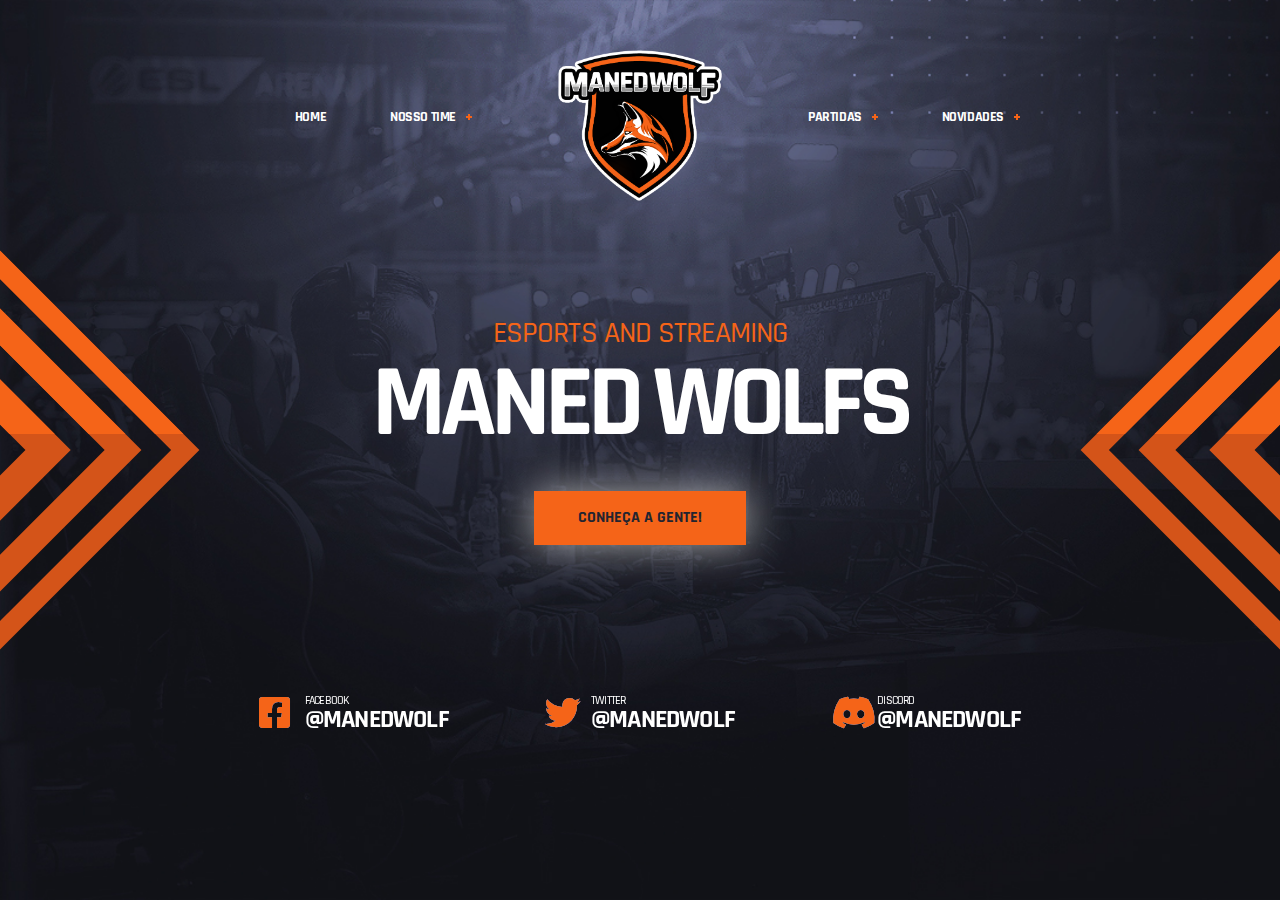
<file: index.html>
<!DOCTYPE html>
<html lang="zxx">
<head>

	<!-- Basic Page Needs 
	================================================== -->
	<title>Maned Wolfs - eSports Team</title>
	<meta charset="utf-8">
	<meta http-equiv="X-UA-Compatible" content="IE=edge">
	<meta name="description" content="eSports Team">
	<meta name="author" content="Nathan Quadros">

	<!-- Favicons
	================================================== -->
	<link rel="shortcut icon" href="assets/img/favicons/favicon.png">
	<link rel="apple-touch-icon" sizes="120x120" href="assets/img/favicons/favicon-120.png">
	<link rel="apple-touch-icon" sizes="152x152" href="assets/img/favicons/favicon-152.png">

	<!-- Mobile Specific Metas
	================================================== -->
	<meta name="viewport" content="width=device-width,initial-scale=1.0">

	<!-- Google Web Fonts
	================================================== -->
	<link href="https://fonts.googleapis.com/css?family=Rajdhani:300,400,500,600,700" rel="stylesheet">

	<!-- CSS
	================================================== -->
	<!-- Vendor CSS -->
	<link href="assets/vendor/magnific-popup/css/magnific-popup.css" rel="stylesheet">
	<link href="assets/vendor/slick/css/slick.css" rel="stylesheet">
	<link href="assets/vendor/nanoscroller/css/nanoscroller.css" rel="stylesheet">
	<link href="assets/vendor/fontawesome/css/brands.css" rel="stylesheet">

	<!-- Template CSS-->
	<link href="assets/css/style.css" rel="stylesheet">

	<!-- Custom CSS-->
	<link href="assets/css/custom.css" rel="stylesheet">

</head>

<body class="site-layout--landing preloader-is--active bg-image bg-fixed bg--texture-05">

	<div class="site-wrapper">

		<!-- Header
		================================================== -->
		<header id="header" class="site-header site-header--landing">
		
			<!-- Main Navigation Left -->
			<nav class="main-nav">
				<ul class="main-nav__list">
					<li class="">
						<a href="home.html">Home</a></li>
					<li class="">
						<a href="#">Nosso time</a>
						<ul class="main-nav__sub">
							<li class="">
								<a href="team-selection.html">Nossas lines</a>
								<ul class="main-nav__sub main-nav__sub--dropup">
									<li class=""><a href="assets/time/line/TeamLeagueOfLegends.html">League of legends</a></li>
									<li class=""><a href="assets/time/line/TeamValorant.html">Valorant</a></li>
									<li class=""><a href="assets/time/line/TeamCsGo.html">CS:GO</a></li>
									<li class=""><a href="assets/time/line/CommingSoon.html">Em Breve!!!</a></li>
								</ul>
							</li>
							<li class="">
								<a href="streamers.html">Nossos streamers</a>
								<ul class="main-nav__sub main-nav__sub--dropup">
									<!--<li class=""><a href="team-selection-1.html">streamer 1</a></li>-->
								</ul>
							</li>
							<li class="">
								<a href="staff.html">Nossa staff</a>
							</li>
						</ul>
					</li>
				</ul>
			</nav>
			<!-- Main Navigation Left / End -->
		
			<!-- Logo - Image Based -->
			<div class="header-logo header-logo--img">
				<a href="index.html"><img src="assets/img/logo.png" srcset="assets/img/logo@2x.png 2x" alt="ManedWolf"></a>
			</div>
			<!-- Logo - Image Based / End -->
		
			<!-- Main Navigation Right -->
			<nav class="main-nav">
				<ul class="main-nav__list">
					<li class=""><a href="#">Partidas</a>
						<ul class="main-nav__sub">
						</ul>
					</li>
					<li class=""><a href="#">Novidades</a>
						<ul class="main-nav__sub">
						</ul>
					</li>
				</ul>
			</nav>
			<!-- Main Navigation Right / End -->
		</header>
		<!-- Header / End -->

		<!-- Content
		================================================== -->
		<main class="site-content text-center" id="wrapper">
			
			<div class="site-content__center">
				<h1 class="text-white landing-title"><span class="subtitle landing-subtitle">Esports and Streaming</span>Maned Wolfs</h1>
				<a href="home.html" class="btn btn-primary btn-lg btn--landing"><span>Conheça a gente!</span></a>
			</div>
		</main>

		<!-- Footer
		================================================== -->
		<footer id="footer" class="footer text-center">
			<ul class="social-menu social-menu--landing social-menu--landing-glitch">
				<li>
					<a href="https://www.facebook.com/groups/manedwolf" target="_blank">
						<i class="fab fa-facebook-square"></i>
						<span class="link-subtitle">Facebook</span>@manedWolf
					</a>
				</li>
				<li>
					<a href="https://twitter.com/ManedWolf12" target="_blank">
						<i class="fab fa-twitter"></i>
						<span class="link-subtitle">Twitter</span>@manedWolf
					</a>
				</li>
				<li>
					<a href="https://discord.gg/PFuGeNPNM6" target="_blank">
						<i class="fab fa-discord"></i>
						<span class="link-subtitle">Discord</span>@manedWolf
					</a>
				</li>
			</ul>
		</footer>
		<!-- Footer / End -->

		<div class="landing-detail landing-detail--left">
			<span>&nbsp;</span>
			<span>&nbsp;</span>
			<span>&nbsp;</span>
		</div>
		<div class="landing-detail-cover landing-detail-cover--left">
			<span>&nbsp;</span>
			<span>&nbsp;</span>
			<span>&nbsp;</span>
		</div>
		<div class="landing-detail landing-detail--right">
			<span>&nbsp;</span>
			<span>&nbsp;</span>
			<span>&nbsp;</span>
		</div>
		<div class="landing-detail-cover landing-detail-cover--right">
			<span>&nbsp;</span>
			<span>&nbsp;</span>
			<span>&nbsp;</span>
		</div>
		<!-- Overlay -->
		<div class="site-overlay"></div>
		<!-- Overlay / End -->
	</div>

	<div class="preloader-overlay">
		<div id="js-preloader" class="preloader">
			<div class="preloader-inner fadeInUp">
				<div class="pong-loader"></div>
				<svg xmlns:xlink="http://www.w3.org/1999/xlink" xmlns="http://www.w3.org/2000/svg" role="img" class="df-icon df-icon--bag" width="140"  height="186" ><defs><symbol id="preloader-arcade" viewBox="0 0 140 186">
					<title>Preloader Arcade</title>
					<g>
						<circle cx="122" cy="20" r="2"></circle>
						<circle cx="122" cy="14" r="2"></circle>
						<circle cx="12" cy="20" r="2"></circle>
						<circle cx="128" cy="20" r="2"></circle>
						<circle cx="18" cy="14" r="2"></circle>
						<circle cx="12" cy="14" r="2"></circle>
						<circle cx="18" cy="20" r="2"></circle>
						<circle cx="128" cy="14" r="2"></circle>
						<path d="M130.071,44l7.267-10.247C138.886,33.201,140,31.737,140,30V4c0-2.209-1.791-4-4-4H4C1.791,0,0,1.791,0,4v26c0,1.737,1.114,3.201,2.662,3.753L9.929,44H10v82L0,149v7c0,1.737,1.114,3.201,2.662,3.754L9.929,170H10v16h4v-16h112v16h4v-16h0.071l7.267-10.246c1.548-0.553,2.662-2.017,2.662-3.754v-7l-10-23V44H130.071z M4,4h132v26H4V4z M7.741,34H132.26l-4.256,6H11.996L7.741,34z M128.004,166H126H14h-2.004l-4.255-6H132.26L128.004,166z M136,149.832V156H4v-6.168L12.623,130h5.893c1.02,2.879,3.463,5.083,6.485,5.77V146h4v-10.23c3.022-0.687,5.465-2.891,6.485-5.77h91.892L136,149.832z M22,127c0-2.762,2.238-5,5-5s5,2.238,5,5s-2.238,5-5,5S22,129.762,22,127z M126,126H35.941c-0.498-4.5-4.309-8-8.941-8s-8.443,3.5-8.941,8H14V44h112V126z"></path>
						<path d="M85,146H75c-1.104,0-2,0.896-2,2s0.896,2,2,2h10c1.104,0,2-0.896,2-2S86.104,146,85,146z"></path>
						<path d="M65,146H55c-1.104,0-2,0.896-2,2s0.896,2,2,2h10c1.104,0,2-0.896,2-2S66.104,146,65,146z"></path>
						<path d="M125.959,138.338c0.025-0.111,0.041-0.224,0.041-0.338c0-1.657-2.687-3-6-3s-6,1.343-6,3c0,0.114,0.016,0.227,0.041,0.338C112.775,139.046,112,139.977,112,141c0,2.209,3.582,4,8,4s8-1.791,8-4C128,139.977,127.225,139.046,125.959,138.338z M120,143c-3.872,0-6-1.502-6-2c0-0.232,0.48-0.681,1.365-1.096c1.1,0.669,2.768,1.096,4.635,1.096s3.535-0.427,4.635-1.096C125.52,140.319,126,140.768,126,141C126,141.498,123.872,143,120,143z"></path>
						<path d="M109.959,144.338c0.025-0.111,0.041-0.224,0.041-0.338c0-1.657-2.687-3-6-3s-6,1.343-6,3c0,0.114,0.016,0.227,0.041,0.338C96.775,145.046,96,145.977,96,147c0,2.209,3.582,4,8,4s8-1.791,8-4C112,145.977,111.225,145.046,109.959,144.338z M104,149c-3.872,0-6-1.502-6-2c0-0.232,0.48-0.681,1.365-1.096c1.1,0.669,2.768,1.096,4.635,1.096s3.535-0.427,4.635-1.096C109.52,146.319,110,146.768,110,147C110,147.498,107.872,149,104,149z"></path>
						<path d="M42,118h56c11.046,0,20-8.954,20-20V72c0-11.046-8.954-20-20-20H42c-11.046,0-20,8.954-20,20v26C22,109.046,30.954,118,42,118z M26,72c0-8.822,7.178-16,16-16h56c8.822,0,16,7.178,16,16v26c0,8.822-7.178,16-16,16H42c-8.822,0-16-7.178-16-16V72z"></path>
					</g>
				</symbol></defs>
				<use xlink:href="#preloader-arcade" fill="#f1f1f1" stroke-width="2px"></use>
			</svg>
			</div>
		</div>
	</div>

	<!-- The cursor elements -->
	<div class="df-custom-cursor-wrap">
		<div id="df-custom-cursor"></div>
	</div>

	<!-- Javascript Files
	================================================== -->
	<!-- Core JS -->
	<script src="assets/vendor/jquery/jquery.min.js"></script>
	<script src="assets/vendor/jquery/jquery-migrate.min.js"></script>
	<script src="assets/vendor/bootstrap/js/bootstrap.bundle.min.js"></script>
	<script src="assets/js/core.js"></script>
	<!-- Vendor JS -->
	
	<!-- Template JS -->
	<script src="assets/js/init.js"></script>
	<script src="assets/js/custom.js"></script>
	
	<!-- Duotone SVG color filter -->
	<svg xmlns="http://www.w3.org/2000/svg" class="svg-filters">
		<filter id="duotone_base">
			<feColorMatrix type="matrix" result="grayscale"
				values="1 0 0 0 0
								1 0 0 0 0
								1 0 0 0 0
								0 0 0 1 0" />
			<feComponentTransfer color-interpolation-filters="sRGB" result="duotone_base_filter">
				<feFuncR type="table" tableValues="0.082352941176471 0.419607843137255"></feFuncR>
				<feFuncG type="table" tableValues="0.090196078431373 0.443137254901961"></feFuncG>
				<feFuncB type="table" tableValues="0.125490196078431 0.6"></feFuncB>
				<feFuncA type="table" tableValues="0 1"></feFuncA>
			</feComponentTransfer>
		</filter>
	</svg>

</body>

</html>
</file>
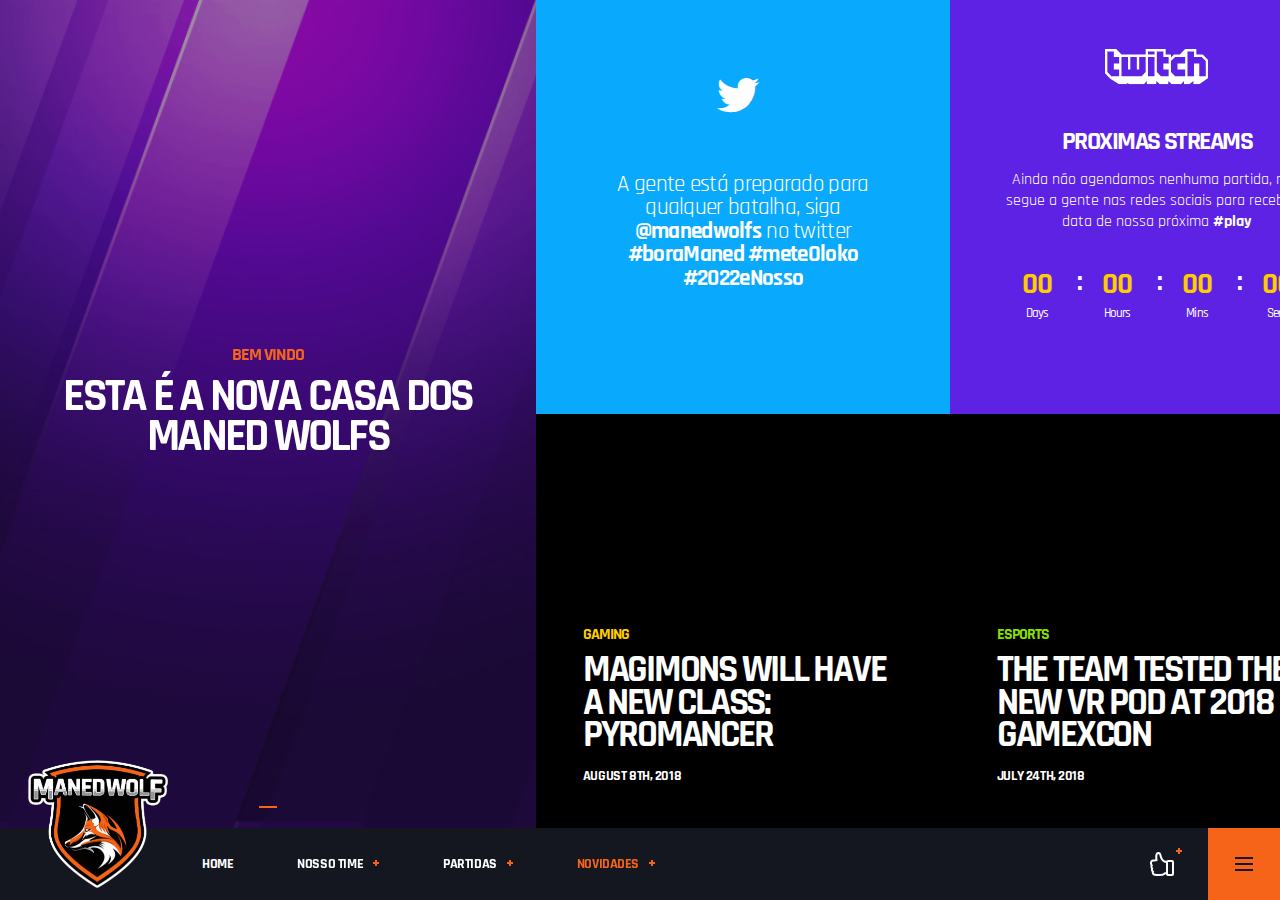
<file: home.html>
<!DOCTYPE html>
<html lang="zxx">
<head>

	<!-- Basic Page Needs 
	================================================== -->
	<title>Maned Wolfs - eSports Team</title>
	<meta charset="utf-8">
	<meta http-equiv="X-UA-Compatible" content="IE=edge">
	<meta name="description" content="eSports Team">
	<meta name="author" content="Nathan Quadros">

	<!-- Favicons
	================================================== -->
	<link rel="shortcut icon" href="assets/img/favicons/favicon.png">
	<link rel="apple-touch-icon" sizes="120x120" href="assets/img/favicons/favicon-120.png">
	<link rel="apple-touch-icon" sizes="152x152" href="assets/img/favicons/favicon-152.png">

	<!-- Mobile Specific Metas
	================================================== -->
	<meta name="viewport" content="width=device-width,initial-scale=1.0">

	<!-- Google Web Fonts
	================================================== -->
	<link href="https://fonts.googleapis.com/css?family=Rajdhani:300,400,500,600,700" rel="stylesheet">

	<!-- CSS
	================================================== -->
	<!-- Vendor CSS -->
	<link href="assets/vendor/magnific-popup/css/magnific-popup.css" rel="stylesheet">
	<link href="assets/vendor/slick/css/slick.css" rel="stylesheet">
	<link href="assets/vendor/nanoscroller/css/nanoscroller.css" rel="stylesheet">
	<link href="assets/vendor/fontawesome/css/brands.css" rel="stylesheet">

	<!-- Template CSS-->
	<link href="assets/css/style.css" rel="stylesheet">

	<!-- Custom CSS-->
	<link href="assets/css/custom.css" rel="stylesheet">

</head>

<body class="site-layout--horizontal preloader-is--active">

	<div class="site-wrapper">

		<!-- Header
		================================================== -->
		<header id="header" class="site-header site-header--bottom">
		
			<!-- Logo - Image Based -->
			<div class="header-logo header-logo--img">
				<a href="index.html"><img src="assets/img/logo.png" srcset="assets/img/logo@2x.png 2x" alt="Maned wolf"></a>
			</div>
			<!-- Logo - Image Based / End -->
		
			<!-- Main Navigation -->
			<nav class="main-nav">
				<ul class="main-nav__list">
					<li class=""><a href="home.html">Home</a></li>
					<li class="">
						<a href="#">Nosso Time</a>
						<ul class="main-nav__sub">
							<li class="">
								<a href="team-selection.html">Nossas lines</a>
								<ul class="main-nav__sub main-nav__sub--dropup">
									<li class=""><a href="assets/time/line/TeamLeagueOfLegends.html">League of legends</a></li>
									<li class=""><a href="assets/time/line/TeamValorant.html">Valorant</a></li>
									<li class=""><a href="assets/time/line/TeamCsGo.html">CS:GO</a></li>
									<li class=""><a href="assets/time/line/CommingSoon.html">Em Breve!!!</a></li>
								</ul>
							</li>
							<li class="">
								<a href="streamers.html">Nossos streamers</a>
								<ul class="main-nav__sub main-nav__sub--dropup">
									<!--<li class=""><a href="team-selection-1.html">streamer 1</a></li>-->
								</ul>
							</li>
							<li class="">
								<a href="staff.html">Nossa staff</a>
							</li>
						</ul>
					</li>
					<li class=""><a href="#">Partidas</a>
						<ul class="main-nav__sub">
						</ul>
					</li>
					<li class="active"><a href="#">Novidades</a>
						<ul class="main-nav__sub">
						</ul>
					</li>
				</ul>
			</nav>
			<!-- Main Navigation / End -->
		
			<!-- Header Actions -->
			<div class="header-actions">
				<div class="header-social-toggle d-none d-md-block">

					<svg xmlns:xlink="http://www.w3.org/1999/xlink" xmlns="http://www.w3.org/2000/svg" role="img" class="df-icon df-icon--thumb-up" width="30"  height="30" >
						<defs>
							<symbol id="thumb-up" viewBox="0 0 24 24">
								<title>Thumb Up Icon</title>
								<path d="M22,10l0.001,12h-4V10H22 M22.001,8h-4c-1.104,0-2,0.896-2,2v12c0,1.104,0.896,2,2,2h4C23.104,24,24,23.104,24,22V10C24,8.896,23.104,8,22.001,8L22.001,8z"></path>
								<path d="M8.411,2.004c0.009,0,0.018,0,0.025,0c0.799,0.018,0.884,0.9,1.021,1.473c0.139,0.573,0.895,3.56,2.202,5.12c1.309,1.561,2.904,2.245,4.34,2.42v9.329c0,0-1.691,0.07-2.361,0.701c-0.67,0.633-2.074,0.947-3.701,0.947c-1.628,0-3.352,0-3.352,0s-0.043,0.002-0.117,0.002c-0.529,0-2.691-0.08-2.691-1.404c0,0-0.111-0.982,0.606-1.123c0,0-1.436-0.297-1.436-1.963c0,0-0.081-1.018,0.67-1.334c0,0-1.181-0.139-1.181-1.717c0,0,0.016-1.211,0.701-1.544c0,0-1.148-0.14-1.148-1.718S2.756,9.65,3.267,9.615s4.328-0.69,4.328-0.69s-0.434-2.887-0.307-4.5C7.415,2.828,7.636,2.004,8.411,2.004 M8.411,0.004L8.411,0.004c-2.778,0-3.024,3.097-3.116,4.262C5.225,5.153,5.291,6.3,5.383,7.269C4.271,7.453,3.337,7.6,3.116,7.621L3.069,7.623c-1.957,0.119-3.079,1.42-3.079,3.57c0,0.902,0.234,1.622,0.589,2.178c-0.121,0.49-0.139,0.9-0.142,1.059c0,0.904,0.233,1.627,0.588,2.186c-0.069,0.324-0.094,0.652-0.077,0.963c0.015,1.014,0.347,1.842,0.841,2.471c-0.024,0.221-0.028,0.443-0.01,0.662c0.061,1.543,1.313,3.285,4.689,3.285c0.064,0,0.113,0,0.146-0.002h3.322c1.566,0,3.694-0.25,5.008-1.432c0.217-0.102,0.796-0.203,1.138-0.219L18,22.266v-1.92v-9.329V9.246l-1.758-0.214c-0.817-0.1-2.009-0.479-3.05-1.72c-0.777-0.928-1.45-2.899-1.79-4.305l-0.037-0.165C10.868,0.539,9.522,0.028,8.48,0.005l-0.022,0L8.411,0.004L8.411,0.004z"></path>
							</symbol>
						</defs>
						<use xlink:href="#thumb-up" fill="#FFFFFF" stroke-width="2px"></use>
					</svg>

					<span class="header-social-toggle__plus">&nbsp;</span>
					<ul class="social-menu social-menu--header">
						<li><a href="https://discord.gg/PFuGeNPNM6"><span class="link-subtitle">Discord</span>Maned Wolf</a></li>
						<li><a href="https://twitter.com/ManedWolf12"><span class="link-subtitle">Twitter</span>Maned Wolf</a></li>
						<li><a href="https://www.facebook.com/groups/manedwolf"><span class="link-subtitle">Facebook</span>Maned Wolf</a></li>
					</ul>
				</div>
				<div class="header-menu-toggle">
					<div class="header-menu-toggle__inner">
						<span>&nbsp;</span>
						<span>&nbsp;</span>
						<span>&nbsp;</span>
					</div>
				</div>
			</div>
			<!-- Header Actions / End -->
		</header>
		<!-- Header / End -->

		<!-- Content
		================================================== -->
		<main class="site-content" id="wrapper">
			
			<div class="widget-area widger-area--before-loop">
				<div class="widget widget-carousel slick-slider">

					<!--POSTAGENS DO CARROSSEL-->

					<article class="widget-carousel__item post slick-slide">
						<div class="post__thumbnail">
							<img src="assets/img/bg-texture-02.jpg" alt="">
						</div>
						<div class="post__body">
							<ul class="post__cats list-unstyled">
								<li class="post__cats-item color-primary">
									<a href="#">BEM VINDO</a>
								</li>
							</ul>
							<h2 class="post__title"><a href="#">Esta é a nova casa dos maned wolfs</a></h2>
							<ul class="post__meta list-unstyled">
								<li class="post__meta-item post__meta-item--date">
									<a href="#"></a>
								</li>
							</ul>
						</div>
					</article>
					
					<!-- INICIO DE ARTIGO TEMPLATE-->
					<!--
					<article class="widget-carousel__item post slick-slide">
						<div class="post__thumbnail">
							<img src="assets/img/samples/widget-posts-carousel-img-01.jpg" alt="">
						</div>
						<div class="post__body">
							<ul class="post__cats list-unstyled">
								<li class="post__cats-item color-primary">
									<a href="#">Esports</a>
								</li>
							</ul>
							<h2 class="post__title"><a href="blog-post.html">Fuzzydeath broke a new kills per minute record</a></h2>
							<ul class="post__meta list-unstyled">
								<li class="post__meta-item post__meta-item--date">
									<a href="#">July 29th, 2018</a>
								</li>
							</ul>
						</div>
					</article>-->
					<!--FIM ARTIGO TEMPLATE-->
					
				</div>
			</div>
			<div class="content blog-layout--style-4">
			
				<!--INICIO DE ARTIGO TEMPLATE-->
				<!--
					<article class="post has-post-thumbnail ">
					<div class="post__thumbnail">
						<img src="assets/img/samples/news-v4-post-img-01.jpg" alt="">
					</div>
					<div class="post__body">
						<div class="post__header">
							<ul class="post__cats list-unstyled">
								<li class="post__cats-item color-warning">
									<a href="#">Gaming</a>
								</li>
							</ul>
							<h2 class="post__title h4"><a href="blog-post.html">League of heroes presented a new character</a></h2>
							<ul class="post__meta list-unstyled">
								<li class="post__meta-item post__meta-item--date">
									<a href="#">August 15th, 2018</a>
								</li>
							</ul>
						</div>
						<div class="post__excerpt">
							Lorem ipsum dolor sit amet, consectetur adipisicing elit. Suscipit mollitia modi, tempore, pariatur, error quaerat dolorum laborum, commodi laudantium soluta sit reiciendis praesentium dolore cumque ab.
						</div>
					</div>
				</article>
				-->
				<!--FIM ARTIGO TEMPLATE-->
			
					<!-- Widget: Twitter -->
					<div class="widget widget-loop widget-twitter">
						<div class="widget-twitter__icon">
							<i class="fab fa-twitter">&nbsp;</i>
						</div>
						<div class="widget-twitter__body">
							<div class="widget-twitter__message">
								A gente está preparado para qualquer batalha, siga <a href="#">@manedwolfs</a> no twitter <a href="#">#boraManed</a><a href="#"> #meteOloko</a> <a href="#">#2022eNosso</a>
							</div>
							<!--<a href="#" class="widget-twitter__date">2 Hours Ago</a>-->
						</div>
					</div>
					<!-- Widget: Twitter / End -->
			
				<article class="post has-post-thumbnail ">
					<div class="post__thumbnail">
						<img src="assets/img/samples/news-v4-post-img-05.jpg" alt="">
					</div>
					<div class="post__body">
						<div class="post__header">
							<ul class="post__cats list-unstyled">
								<li class="post__cats-item color-warning">
									<a href="#">Gaming</a>
								</li>
							</ul>
							<h2 class="post__title h4"><a href="blog-post.html">Magimons will have a new class: Pyromancer</a></h2>
							<ul class="post__meta list-unstyled">
								<li class="post__meta-item post__meta-item--date">
									<a href="#">August 8th, 2018</a>
								</li>
							</ul>
						</div>
						<div class="post__excerpt">
							Lorem ipsum dolor sit amet, consectetur adipisicing elit. Suscipit mollitia modi, tempore, pariatur, error quaerat dolorum laborum, commodi laudantium soluta sit reiciendis praesentium dolore cumque ab.
						</div>
					</div>
				</article>
			
			
					<!-- Widget: Twitch -->
					<div class="widget widget-loop widget-twitch">
						<div class="widget-twitch__icon">
							<svg role="img" class="df-icon df-icon--twitch-word-logo">
								<use xlink:href="assets/img/necromancers.svg#twitch-word-logo"/>
							</svg>
						</div>
						<div class="widget-twitch__body">
							<h5 class="widget-twitch__title">Proximas streams</h5>
							<div class="widget-twitch__message">Ainda não agendamos nenhuma partida, mas segue a gente nas redes sociais para receber a data de nossa próxima <a href="#">#play</a></div>
							<!--<div class="widget-twitch__message">This Saturday, at 9:00PM PTC, join <a href="team-player-3.html" class="color-warning">G-HUNTRESS</a> as she plays the new <a href="#">League of Heroes</a> Ice Warriors update!</div>-->
							<div class="countdown-counter" data-date="January 1, 2022 00:00:00"></div>
						</div>
					</div>
					<!-- Widget: Twitch / End -->
			
				<article class="post has-post-thumbnail ">
					<div class="post__thumbnail">
						<img src="assets/img/samples/news-v4-post-img-06.jpg" alt="">
					</div>
					<div class="post__body">
						<div class="post__header">
							<ul class="post__cats list-unstyled">
								<li class="post__cats-item color-success">
									<a href="#">eSports</a>
								</li>
							</ul>
							<h2 class="post__title h4"><a href="blog-post.html">The team tested the new vr pod at 2018 gamexcon</a></h2>
							<ul class="post__meta list-unstyled">
								<li class="post__meta-item post__meta-item--date">
									<a href="#">July 24th, 2018</a>
								</li>
							</ul>
						</div>
						<div class="post__excerpt">
							Lorem ipsum dolor sit amet, consectetur adipisicing elit. Suscipit mollitia modi, tempore, pariatur, error quaerat dolorum laborum, commodi laudantium soluta sit reiciendis praesentium dolore cumque ab.
						</div>
					</div>
				</article>
			
			
			
			
			</div>
		</main>

		<!-- Overlay -->
		<div class="site-overlay"></div>
		<!-- Overlay / End -->

		
		<!-- Menu Panel -->
		<div class="menu-panel">
			<ul class="menu-panel__mobile-bar list-unstyled d-md-none">
				<li class="mobile-bar-item">
					<a class="mobile-bar-item__header collapsed" data-toggle="collapse" href="#mobile_collapse_1" role="button" aria-expanded="false" aria-controls="mobile_collapse_1">
						Main Links
						<span class="main-nav__toggle">&nbsp;</span>
					</a>
					<div id="mobile_collapse_1" class="collapse mobile-bar-item__body">
						<!-- Mobile Navigation -->
						<nav class="mobile-nav">
							<ul class="mobile-nav__list">
								<li class="">
									<a href="home.html">Home</a>
								</li>
								<li class="">
									<a href="#">Nosso time</a>
								</li>
								<li class="">
									<a href="#">Partidas</a>
								</li>
								<li class="">
									<a href="#">Novidades</a>
								</li>
							</ul>
						</nav>
						<!-- Mobile Navigation / End -->
					</div>
				</li>
				<li class="mobile-bar-item">
					<a class="mobile-bar-item__header collapsed" data-toggle="collapse" href="#mobile_collapse_2" role="button" aria-expanded="false" aria-controls="mobile_collapse_2">
						Social Links
						<span class="main-nav__toggle">&nbsp;</span>
					</a>
					<div id="mobile_collapse_2" class="collapse mobile-bar-item__body">
						<ul class="social-menu social-menu--mobile-bar">
							<li><a href="https://www.facebook.com/groups/manedwolf"><span>Facebook</span></a></li>
							<li><a href="https://twitter.com/ManedWolf12"><span>Twitter</span></a></li>
							<li><a href="https://discord.gg/PFuGeNPNM6"><span>Discord</span></a></li>
						</ul>
					</div>
				</li>
				<li class="mobile-bar-item mobile-bar-item--info">
					<a class="mobile-bar-item__header collapsed" data-toggle="collapse" href="#mobile_collapse_3" role="button" aria-expanded="false" aria-controls="mobile_collapse_3">
						Get in Touch!
						<span class="main-nav__toggle">&nbsp;</span>
					</a>
					<div id="mobile_collapse_3" class="collapse mobile-bar-item__body">
						<div class="mobile-bar-item__inner">
							<ul class="list-unstyled">
								<li class="info-box">
									<div class="info-box__label">Max Parker - Recruiter</div>
									<div class="info-box__content"><a href="mailto:#">mp-recruit<span class="color-primary">@</span>necromancers.com</a></div>
								</li>
								<li class="info-box">
									<div class="info-box__label">Be our partner!</div>
									<div class="info-box__content"><a href="mailto:#">partners<span class="color-primary">@</span>necromancers.com</a></div>
								</li>
								<li class="info-box">
									<div class="info-box__label">General inquiries</div>
									<div class="info-box__content"><a href="mailto:#">inquiries<span class="color-primary">@</span>necromancers.com</a></div>
								</li>
							</ul>
						</div>
					</div>
				</li>
				<li class="mobile-bar-item mobile-bar-item--partners">
					<a id="mobile_collapse_4h" class="mobile-bar-item__header collapsed" data-toggle="collapse" href="#mobile_collapse_4" role="button" aria-expanded="false" aria-controls="mobile_collapse_4">
						Our Partners
						<span class="main-nav__toggle">&nbsp;</span>
					</a>
					<div id="mobile_collapse_4" class="collapse mobile-bar-item__body">
						<div class="mobile-bar-item__inner">
							<ul class="widget-partners-mobile-carousel">
								<li>
									<img src="assets/img/samples/partner-carousel-img-01.png" alt="">
								</li>
								<li>
									<img src="assets/img/samples/partner-carousel-img-02.png" alt="">
								</li>
								<li>
									<img src="assets/img/samples/partner-carousel-img-03.png" alt="">
								</li>
							</ul>
						</div>
					</div>
				</li>
			</ul>
			<div class="menu-panel__top-bar">
				<div class="top-bar-filter">
					<label class="top-bar-filter__label">Competitions</label>
					<select class="cs-select">
						<option value="all" selected>All Competitions</option>
						<!--EXEMPLO FILTRO
						<option value="x2018">Xenowatch 2018 Tournament</option>
						<option value="xwleague">Xenowatch West League</option>
						<option value="xeleague">Xenowatch East League</option>
						<option value="xusacup">Xenowatch USA Cup</option>
						-->
					</select>
				</div>

				<ul class="top-bar-carousel">
					<!--EXEMPLO CAMPEONATO-->
					<!--
					<li class="top-bar-carousel__headline x2018">
						<span>Xenowatch 2018 Tournament</span>
					</li>
					<li class="top-bar-carousel__item x2018">
						<div class="match-score-inline">
							<div class="match-score-inline__body">
								<div class="match-score-inline__body-inner">
									<figure class="match-team" role="group">
										<figure class="match-team-logo match-team-logo--team-1" role="group">
											<img src="assets/img/samples/logo-necromancers-30.png" srcset="assets/img/samples/logo-necromancers-30@2x.png 2x" alt="NCR Logo">
										</figure>
										<figcaption>
											<div class="match-team__name">NCR</div>
												<div class="match-team__country ">USA</div>
										</figcaption>
									</figure>
									<div class="match-result match-result--winner-right">
										<span class="match-result__score">2</span>
									</div>
									<div class="match-result match-result--live">
										<span class="match-result__label">25:42</span>
									</div>
								</div>
								<div class="match-score-inline__body-inner">
									<figure class="match-team" role="group">
										<figure class="match-team-logo match-team-logo--team-2" role="group">
											<img src="assets/img/samples/logo-rhinos-30.png" srcset="assets/img/samples/logo-rhinos-30@2x.png 2x" alt="RRH Logo">
										</figure>
										<figcaption>
											<div class="match-team__name">RRH</div>
												<div class="match-team__country ">JPN</div>
										</figcaption>
									</figure>
									<div class="match-result">
										<span class="match-result__score">1</span>
									</div>
									<div class="match-result">
										<span class="match-result__label">01/12</span>
									</div>
								</div>
							</div>
							<div class="match-score-inline__footer">
								<ul class="match-stats-links">
									<li>
										<a href="matches-overview-1.html">
											<svg role="img" class="df-icon df-icon--overview">
												<use xlink:href="assets/img/necromancers.svg#overview"/>
											</svg>
										</a>
									</li>
									<li>
										<a href="matches-stats-1.html">
											<svg role="img" class="df-icon df-icon--stats">
												<use xlink:href="assets/img/necromancers.svg#stats"/>
											</svg>
										</a>
									</li>
									<li>
										<a href="matches-lineups-1.html">
											<svg role="img" class="df-icon df-icon--lineups">
												<use xlink:href="assets/img/necromancers.svg#lineups"/>
											</svg>
										</a>
									</li>
									<li>
										<a href="matches-replay.html">
											<svg role="img" class="df-icon df-icon--replay">
												<use xlink:href="assets/img/necromancers.svg#replay"/>
											</svg>
										</a>
									</li>
								</ul>
							</div>
						</div>
					</li>
					-->
				</ul>
			</div>
			<div class="menu-panel__content d-none d-md-flex">
				<div class="menu-panel__navigation">
					<div id="dl-menu" class="dl-menuwrapper">
						<!-- <button class="dl-trigger">Open Menu</button> -->
						<ul class="dl-menu dl-menuopen">
							<li class="">
								<a href="home.html">Home</a>
							</li>
							<li class="">
								<a href="team-selection-2.html">Nosso time</a>
								<ul class="dl-submenu">
								</ul>
							</li>
							<li class=""><a href="#">Partida</a>
								<ul class="dl-submenu">
								</ul>
							</li>
							<li class="">
								<a href="blog-1.html">Novidades</a>
							</li>
						</ul>
					</div>
				</div>
				<div class="menu-panel__widget-area">
					<div class="row">
						<div class="col-md-12 col-lg-6 col-xl-5">
							<!-- Widget: Text -->
							<section class="widget widget-text">
								<h5 class="widget__title">Faça parte da equipe</h5>
								<div class="widget__content">
									<p>
										Estamos sempre à procura de novos talentos para se juntar ao nosso time de tempos em tempos. Se você quiser se juntar a nós, basta enviar um e-mail e entraremos em contato assim que surgir uma oportunidade!! Obrigado.
									</p>
									<div class="info-box">
										<div class="info-box__label">Nathan Quadros - Recrutador</div>
										<div class="info-box__content"><a href="mailto:#">talentos<span class="color-primary">@</span>manedwolf.com.br</a></div>
									</div>
									<div class="info-box">
										<div class="info-box__label">Seja nosso patrocinador!</div>
										<div class="info-box__content"><a href="mailto:#">parceiros<span class="color-primary">@</span>manedwolf.com.br</a></div>
									</div>
								</div>
							</section>
							<!-- Widget: Text / End -->
						</div>
						<div class="col-md-12 col-lg-6 col-xl-5 offset-xl-2 mt-5 mt-lg-0">
							<!-- Widget: Contact Info -->
							<section class="widget widget-contact-info">
								<h5 class="widget__title">Contato de informações</h5>
								<div class="widget__content">
									<p>
										Se tiver alguma dúvida, basta nos enviar um e-mail. E não se esqueça de seguir e curtir todas nossas constas sociais para se manter atualizado!!!
									</p>
									<div class="info-box">
										<div class="info-box__label">Dúvidas?</div>
										<div class="info-box__content"><a href="mailto:#">duvidas<span class="color-primary">@</span>manedwolf.com.br</a></div>
									</div>
									<ul class="social-menu social-menu--default">
										<li><a href="https://www.facebook.com/groups/manedwolf"></a></li>
										<li><a href="https://twitter.com/ManedWolf12"></a></li>
										<li><a href="https://discord.gg/PFuGeNPNM6"></a></li>
									</ul>
								</div>
							</section>
							<!-- Widget: Contact Info / End -->
						</div>
					</div>
					<div class="row">
						<div class="col-md-12">
							<!-- Widget: Partners Carousel -->
							<section class="widget widget-partners-carousel">
								<h5 class="widget__title">Nossos patrocinadores!</h5>
								<div class="widget__content">
									<ul>
										<li>
											<img src="assets/img/samples/partner-carousel-img-01.png" alt="">
										</li>
										<li>
											<img src="assets/img/samples/partner-carousel-img-02.png" alt="">
										</li>
										<li>
											<img src="assets/img/samples/partner-carousel-img-03.png" alt="">
										</li>
										<li>
											<img src="assets/img/samples/partner-carousel-img-01.png" alt="">
										</li>
										<li>
											<img src="assets/img/samples/partner-carousel-img-02.png" alt="">
										</li>
										<li>
											<img src="assets/img/samples/partner-carousel-img-03.png" alt="">
										</li>
									</ul>
								</div>
							</section>
							<!-- Widget: Partners Carousel / End -->
						</div>
					</div>
				</div>
			</div>
		</div>
		<!-- Menu Panel / End -->

	</div>

	<div class="preloader-overlay">
		<div id="js-preloader" class="preloader">
			<div class="preloader-inner fadeInUp">
				<div class="pong-loader"></div>
				<svg xmlns:xlink="http://www.w3.org/1999/xlink" xmlns="http://www.w3.org/2000/svg" role="img" class="df-icon df-icon--bag" width="140"  height="186" ><defs><symbol id="preloader-arcade" viewBox="0 0 140 186">
					<title>Preloader Arcade</title>
					<g>
						<circle cx="122" cy="20" r="2"></circle>
						<circle cx="122" cy="14" r="2"></circle>
						<circle cx="12" cy="20" r="2"></circle>
						<circle cx="128" cy="20" r="2"></circle>
						<circle cx="18" cy="14" r="2"></circle>
						<circle cx="12" cy="14" r="2"></circle>
						<circle cx="18" cy="20" r="2"></circle>
						<circle cx="128" cy="14" r="2"></circle>
						<path d="M130.071,44l7.267-10.247C138.886,33.201,140,31.737,140,30V4c0-2.209-1.791-4-4-4H4C1.791,0,0,1.791,0,4v26c0,1.737,1.114,3.201,2.662,3.753L9.929,44H10v82L0,149v7c0,1.737,1.114,3.201,2.662,3.754L9.929,170H10v16h4v-16h112v16h4v-16h0.071l7.267-10.246c1.548-0.553,2.662-2.017,2.662-3.754v-7l-10-23V44H130.071z M4,4h132v26H4V4z M7.741,34H132.26l-4.256,6H11.996L7.741,34z M128.004,166H126H14h-2.004l-4.255-6H132.26L128.004,166z M136,149.832V156H4v-6.168L12.623,130h5.893c1.02,2.879,3.463,5.083,6.485,5.77V146h4v-10.23c3.022-0.687,5.465-2.891,6.485-5.77h91.892L136,149.832z M22,127c0-2.762,2.238-5,5-5s5,2.238,5,5s-2.238,5-5,5S22,129.762,22,127z M126,126H35.941c-0.498-4.5-4.309-8-8.941-8s-8.443,3.5-8.941,8H14V44h112V126z"></path>
						<path d="M85,146H75c-1.104,0-2,0.896-2,2s0.896,2,2,2h10c1.104,0,2-0.896,2-2S86.104,146,85,146z"></path>
						<path d="M65,146H55c-1.104,0-2,0.896-2,2s0.896,2,2,2h10c1.104,0,2-0.896,2-2S66.104,146,65,146z"></path>
						<path d="M125.959,138.338c0.025-0.111,0.041-0.224,0.041-0.338c0-1.657-2.687-3-6-3s-6,1.343-6,3c0,0.114,0.016,0.227,0.041,0.338C112.775,139.046,112,139.977,112,141c0,2.209,3.582,4,8,4s8-1.791,8-4C128,139.977,127.225,139.046,125.959,138.338z M120,143c-3.872,0-6-1.502-6-2c0-0.232,0.48-0.681,1.365-1.096c1.1,0.669,2.768,1.096,4.635,1.096s3.535-0.427,4.635-1.096C125.52,140.319,126,140.768,126,141C126,141.498,123.872,143,120,143z"></path>
						<path d="M109.959,144.338c0.025-0.111,0.041-0.224,0.041-0.338c0-1.657-2.687-3-6-3s-6,1.343-6,3c0,0.114,0.016,0.227,0.041,0.338C96.775,145.046,96,145.977,96,147c0,2.209,3.582,4,8,4s8-1.791,8-4C112,145.977,111.225,145.046,109.959,144.338z M104,149c-3.872,0-6-1.502-6-2c0-0.232,0.48-0.681,1.365-1.096c1.1,0.669,2.768,1.096,4.635,1.096s3.535-0.427,4.635-1.096C109.52,146.319,110,146.768,110,147C110,147.498,107.872,149,104,149z"></path>
						<path d="M42,118h56c11.046,0,20-8.954,20-20V72c0-11.046-8.954-20-20-20H42c-11.046,0-20,8.954-20,20v26C22,109.046,30.954,118,42,118z M26,72c0-8.822,7.178-16,16-16h56c8.822,0,16,7.178,16,16v26c0,8.822-7.178,16-16,16H42c-8.822,0-16-7.178-16-16V72z"></path>
					</g>
				</symbol></defs>
				<use xlink:href="#preloader-arcade" fill="#f1f1f1" stroke-width="2px"></use>
			</svg>
			</div>
		</div>
	</div>

	<!-- The cursor elements -->
	<div class="df-custom-cursor-wrap">
		<div id="df-custom-cursor"></div>
	</div>

	<!-- Javascript Files
	================================================== -->
	<!-- Core JS -->
	<script src="assets/vendor/jquery/jquery.min.js"></script>
	<script src="assets/vendor/jquery/jquery-migrate.min.js"></script>
	<script src="assets/vendor/bootstrap/js/bootstrap.bundle.min.js"></script>
	<script src="assets/js/core.js"></script>
	
	<!-- Vendor JS -->
	
	<!-- Template JS -->
	<script src="assets/js/init.js"></script>
	<script src="assets/js/custom.js"></script>
	
	<!-- Duotone SVG color filter -->
	<svg xmlns="http://www.w3.org/2000/svg" class="svg-filters">
		<filter id="duotone_base">
			<feColorMatrix type="matrix" result="grayscale"
				values="1 0 0 0 0
								1 0 0 0 0
								1 0 0 0 0
								0 0 0 1 0" />
			<feComponentTransfer color-interpolation-filters="sRGB" result="duotone_base_filter">
				<feFuncR type="table" tableValues="0.082352941176471 0.419607843137255"></feFuncR>
				<feFuncG type="table" tableValues="0.090196078431373 0.443137254901961"></feFuncG>
				<feFuncB type="table" tableValues="0.125490196078431 0.6"></feFuncB>
				<feFuncA type="table" tableValues="0 1"></feFuncA>
			</feComponentTransfer>
		</filter>
	</svg>

</body>

</html>
</file>
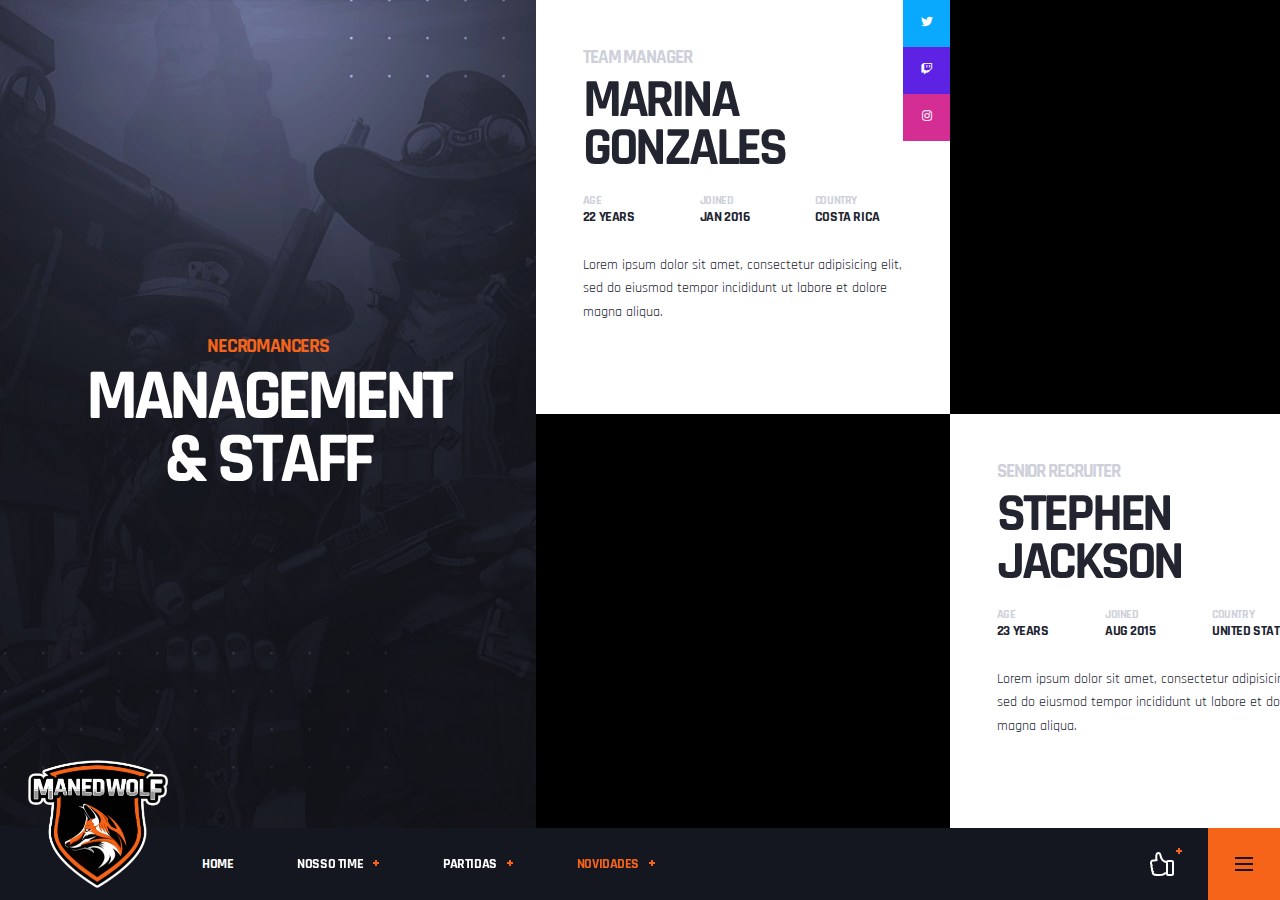
<file: staff.html>
<!DOCTYPE html>
<html lang="zxx">
<head>

	<!-- Basic Page Needs 
	================================================== -->
	<title>Maned Wolfs - eSports Team</title>
	<meta charset="utf-8">
	<meta http-equiv="X-UA-Compatible" content="IE=edge">
	<meta name="description" content="eSports Team">
	<meta name="author" content="Nathan Quadros">

	<!-- Favicons
	================================================== -->
	<link rel="shortcut icon" href="assets/img/favicons/favicon.png">
	<link rel="apple-touch-icon" sizes="120x120" href="assets/img/favicons/favicon-120.png">
	<link rel="apple-touch-icon" sizes="152x152" href="assets/img/favicons/favicon-152.png">

	<!-- Mobile Specific Metas
	================================================== -->
	<meta name="viewport" content="width=device-width,initial-scale=1.0">

	<!-- Google Web Fonts
	================================================== -->
	<link href="https://fonts.googleapis.com/css?family=Rajdhani:300,400,500,600,700" rel="stylesheet">

	<!-- CSS
	================================================== -->
	<!-- Vendor CSS -->
	<link href="assets/vendor/magnific-popup/css/magnific-popup.css" rel="stylesheet">
	<link href="assets/vendor/slick/css/slick.css" rel="stylesheet">
	<link href="assets/vendor/nanoscroller/css/nanoscroller.css" rel="stylesheet">
	<link href="assets/vendor/fontawesome/css/brands.css" rel="stylesheet">

	<!-- Template CSS-->
	<link href="assets/css/style.css" rel="stylesheet">

	<!-- Custom CSS-->
	<link href="assets/css/custom.css" rel="stylesheet">

</head>

<body class="site-layout--horizontal preloader-is--active">

	<div class="site-wrapper">

		<!-- Header
		================================================== -->
		<header id="header" class="site-header site-header--bottom">
		
			<!-- Logo - Image Based -->
			<div class="header-logo header-logo--img">
				<a href="index.html"><img src="assets/img/logo.png" srcset="assets/img/logo@2x.png 2x" alt="Necromancers"></a>
			</div>
			<!-- Logo - Image Based / End -->
		
		
			<!-- Main Navigation -->
			<nav class="main-nav">
				<ul class="main-nav__list">
					<li class=""><a href="home.html">Home</a></li>
					<li class="">
						<a href="#">Nosso Time</a>
						<ul class="main-nav__sub">
							<li class="">
								<a href="team-selection.html">Nossas lines</a>
								<ul class="main-nav__sub main-nav__sub--dropup">
									<li class=""><a href="assets/time/line/TeamLeagueOfLegends.html">League of legends</a></li>
									<li class=""><a href="assets/time/line/TeamValorant.html">Valorant</a></li>
									<li class=""><a href="assets/time/line/TeamCsGo.html">CS:GO</a></li>
									<li class=""><a href="assets/time/line/CommingSoon.html">Em Breve!!!</a></li>
								</ul>
							</li>
							<li class="">
								<a href="streamers.html">Nossos streamers</a>
								<ul class="main-nav__sub main-nav__sub--dropup">
									<!--<li class=""><a href="team-selection-1.html">streamer 1</a></li>-->
								</ul>
							</li>
							<li class="">
								<a href="staff.html">Nossa staff</a>
							</li>
						</ul>
					</li>
					<li class=""><a href="#">Partidas</a>
						<ul class="main-nav__sub">
						</ul>
					</li>
					<li class="active"><a href="#">Novidades</a>
						<ul class="main-nav__sub">
						</ul>
					</li>
				</ul>
			</nav>
			<!-- Main Navigation / End -->
		
			<!-- Header Actions -->
			<div class="header-actions">
				<div class="header-social-toggle d-none d-md-block">

					<svg xmlns:xlink="http://www.w3.org/1999/xlink" xmlns="http://www.w3.org/2000/svg" role="img" class="df-icon df-icon--thumb-up" width="30"  height="30" >
						<defs>
							<symbol id="thumb-up" viewBox="0 0 24 24">
								<title>Thumb Up Icon</title>
								<path d="M22,10l0.001,12h-4V10H22 M22.001,8h-4c-1.104,0-2,0.896-2,2v12c0,1.104,0.896,2,2,2h4C23.104,24,24,23.104,24,22V10C24,8.896,23.104,8,22.001,8L22.001,8z"></path>
								<path d="M8.411,2.004c0.009,0,0.018,0,0.025,0c0.799,0.018,0.884,0.9,1.021,1.473c0.139,0.573,0.895,3.56,2.202,5.12c1.309,1.561,2.904,2.245,4.34,2.42v9.329c0,0-1.691,0.07-2.361,0.701c-0.67,0.633-2.074,0.947-3.701,0.947c-1.628,0-3.352,0-3.352,0s-0.043,0.002-0.117,0.002c-0.529,0-2.691-0.08-2.691-1.404c0,0-0.111-0.982,0.606-1.123c0,0-1.436-0.297-1.436-1.963c0,0-0.081-1.018,0.67-1.334c0,0-1.181-0.139-1.181-1.717c0,0,0.016-1.211,0.701-1.544c0,0-1.148-0.14-1.148-1.718S2.756,9.65,3.267,9.615s4.328-0.69,4.328-0.69s-0.434-2.887-0.307-4.5C7.415,2.828,7.636,2.004,8.411,2.004 M8.411,0.004L8.411,0.004c-2.778,0-3.024,3.097-3.116,4.262C5.225,5.153,5.291,6.3,5.383,7.269C4.271,7.453,3.337,7.6,3.116,7.621L3.069,7.623c-1.957,0.119-3.079,1.42-3.079,3.57c0,0.902,0.234,1.622,0.589,2.178c-0.121,0.49-0.139,0.9-0.142,1.059c0,0.904,0.233,1.627,0.588,2.186c-0.069,0.324-0.094,0.652-0.077,0.963c0.015,1.014,0.347,1.842,0.841,2.471c-0.024,0.221-0.028,0.443-0.01,0.662c0.061,1.543,1.313,3.285,4.689,3.285c0.064,0,0.113,0,0.146-0.002h3.322c1.566,0,3.694-0.25,5.008-1.432c0.217-0.102,0.796-0.203,1.138-0.219L18,22.266v-1.92v-9.329V9.246l-1.758-0.214c-0.817-0.1-2.009-0.479-3.05-1.72c-0.777-0.928-1.45-2.899-1.79-4.305l-0.037-0.165C10.868,0.539,9.522,0.028,8.48,0.005l-0.022,0L8.411,0.004L8.411,0.004z"></path>
							</symbol>
						</defs>
						<use xlink:href="#thumb-up" fill="#FFFFFF" stroke-width="2px"></use>
					</svg>

					<span class="header-social-toggle__plus">&nbsp;</span>
					<ul class="social-menu social-menu--header">
						<li><a href="https://discord.gg/PFuGeNPNM6"><span class="link-subtitle">Discord</span>Maned Wolf</a></li>
						<li><a href="https://twitter.com/ManedWolf12"><span class="link-subtitle">Twitter</span>Maned Wolf</a></li>
						<li><a href="https://www.facebook.com/groups/manedwolf"><span class="link-subtitle">Facebook</span>Maned Wolf</a></li>
					</ul>
				</div>
				<div class="header-menu-toggle">
					<div class="header-menu-toggle__inner">
						<span>&nbsp;</span>
						<span>&nbsp;</span>
						<span>&nbsp;</span>
					</div>
				</div>
			</div>
			<!-- Header Actions / End -->
		</header>
		<!-- Header / End -->

		<!-- Content
		================================================== -->
		<main class="site-content" id="wrapper">
			
			<div class="page-heading page-heading--loop bg-image bg--ph-02">
				<div class="page-heading__subtitle h5 color-primary">Necromancers</div>
				<h1 class="page-heading__title h2">Management </br>& Staff</h1>
			</div>
			<div class="content staff-layout">
			
				<article class="staff-member has-post-thumbnail">
					<div class="staff-member__thumbnail">
						<a href="staff-member.html"><img src="assets/img/samples/staff-member-img-01.jpg" alt="Marina Gonzales"></a>
					</div>
					<div class="staff-member__body">
						<div class="staff-member__position">Team Manager</div>
						<h2 class="staff-member__title h3"><a href="staff-member.html">Marina Gonzales</a></h2>
						<ul class="staff-member__meta list-unstyled">
							<li class="staff-member__meta-item"><span>Age</span>22 years</li>
							<li class="staff-member__meta-item"><span>Joined</span>Jan 2016</li>
							<li class="staff-member__meta-item"><span>Country</span>Costa Rica</li>
						</ul>
						<div class="staff-member__excerpt">Lorem ipsum dolor sit amet, consectetur adipisicing elit, sed do eiusmod tempor incididunt ut labore et dolore magna aliqua.</div>
						<ul class="social-menu social-menu--links">
							<li><a href="https://twitter.com/danfisher_dev/"></a></li>
							<li><a href="twitch.tv"></a></li>
							<li><a href="https://www.instagram.com/dan.fisher.dev/"></a></li>
						</ul>
					</div>
				</article>
				<article class="staff-member has-post-thumbnail">
					<div class="staff-member__thumbnail">
						<a href="staff-member.html"><img src="assets/img/samples/staff-member-img-02.jpg" alt="Stephen Jackson"></a>
					</div>
					<div class="staff-member__body">
						<div class="staff-member__position">Senior Recruiter</div>
						<h2 class="staff-member__title h3"><a href="staff-member.html">Stephen Jackson</a></h2>
						<ul class="staff-member__meta list-unstyled">
							<li class="staff-member__meta-item"><span>Age</span>23 years</li>
							<li class="staff-member__meta-item"><span>Joined</span>Aug 2015</li>
							<li class="staff-member__meta-item"><span>Country</span>United States</li>
						</ul>
						<div class="staff-member__excerpt">Lorem ipsum dolor sit amet, consectetur adipisicing elit, sed do eiusmod tempor incididunt ut labore et dolore magna aliqua.</div>
						<ul class="social-menu social-menu--links">
							<li><a href="https://twitter.com/danfisher_dev/"></a></li>
							<li><a href="twitch.tv"></a></li>
						</ul>
					</div>
				</article>
				<article class="staff-member has-post-thumbnail">
					<div class="staff-member__thumbnail">
						<a href="staff-member.html"><img src="assets/img/samples/staff-member-img-03.jpg" alt="Jason Griffins"></a>
					</div>
					<div class="staff-member__body">
						<div class="staff-member__position">Media Manager</div>
						<h2 class="staff-member__title h3"><a href="staff-member.html">Jason Griffins</a></h2>
						<ul class="staff-member__meta list-unstyled">
							<li class="staff-member__meta-item"><span>Age</span>24 years</li>
							<li class="staff-member__meta-item"><span>Joined</span>Dec 2017</li>
							<li class="staff-member__meta-item"><span>Country</span>Canada</li>
						</ul>
						<div class="staff-member__excerpt">Lorem ipsum dolor sit amet, consectetur adipisicing elit, sed do eiusmod tempor incididunt ut labore et dolore magna aliqua.</div>
						<ul class="social-menu social-menu--links">
							<li><a href="https://www.facebook.com/danfisher.dev/"></a></li>
							<li><a href="https://twitter.com/danfisher_dev/"></a></li>
						</ul>
					</div>
				</article>
				<article class="staff-member has-post-thumbnail">
					<div class="staff-member__thumbnail">
						<a href="staff-member.html"><img src="assets/img/samples/staff-member-img-04.jpg" alt="Gina May Stevens"></a>
					</div>
					<div class="staff-member__body">
						<div class="staff-member__position">Public Relations</div>
						<h2 class="staff-member__title h3"><a href="staff-member.html">Gina May Stevens</a></h2>
						<ul class="staff-member__meta list-unstyled">
							<li class="staff-member__meta-item"><span>Age</span>20 years</li>
							<li class="staff-member__meta-item"><span>Joined</span>Sep 2016</li>
							<li class="staff-member__meta-item"><span>Country</span>United States</li>
						</ul>
						<div class="staff-member__excerpt">Lorem ipsum dolor sit amet, consectetur adipisicing elit, sed do eiusmod tempor incididunt ut labore et dolore magna aliqua.</div>
						<ul class="social-menu social-menu--links">
							<li><a href="https://www.facebook.com/danfisher.dev/"></a></li>
							<li><a href="https://twitter.com/danfisher_dev/"></a></li>
							<li><a href="discordapp.com"></a></li>
						</ul>
					</div>
				</article>
			
			</div>
			
		</main>

		<!-- Overlay -->
		<div class="site-overlay"></div>
		<!-- Overlay / End -->

		<!-- Cart Panel -->
		<div class="cart-panel">
			<h4 class="cart-panel__title text-white">Shopping Cart (<span class="cart-panel__items-count">4</span>)</h4>
			<div class="cart-panel__content">
				<div class="table-responsive">
					<table class="table shop-table">
						<thead>
							<tr>
								<th class="product__info">Product</th>
								<th class="product__quantity">Quantity</th>
								<th class="product__total">Total</th>
							</tr>
						</thead>
						<tbody>
							<tr>
								<td class="product__info">
									<figure class="product__thumb">
										<a href="#"><img src="assets/img/cart-panel-img-01.jpg" alt=""></a>
									</figure>
									<div class="product__info-content">
										<h5 class="product__name"><a href="#">Magimons Black Frame Print</a></h5>
										<span class="product__cat">Framed Prints</span>
										<span class="product__info-details">24"x12" | Glossy</span>
									</div>
								</td>
								<td class="product__quantity">
									<div class="quantity-control">
										<button class="quantity-control__minus">&nbsp;</button>
										<input type="number" step="1" value="1" size="4">
										<button class="quantity-control__plus">&nbsp;</button>
									</div>
								</td>
								<td class="product__total"><span class="product__total-currency">$</span>38.00</td>
								<td class="product__remove"><a href="#" class="product__remove-icon"></a></td>
							</tr>
							<tr>
								<td class="product__info">
									<figure class="product__thumb">
										<a href="#"><img src="assets/img/cart-panel-img-02.jpg" alt=""></a>
									</figure>
									<div class="product__info-content">
										<h5 class="product__name"><a href="#">Necromancers Men's T-Shirt</a></h5>
										<span class="product__cat">Clothing</span>
										<span class="product__info-details">Black | Medium</span>
									</div>
								</td>
								<td class="product__quantity">
									<div class="quantity-control">
										<button class="quantity-control__minus">&nbsp;</button>
										<input type="number" step="1" value="2" size="4">
										<button class="quantity-control__plus">&nbsp;</button>
									</div>
								</td>
								<td class="product__total"><span class="product__total-currency">$</span>49.98</td>
								<td class="product__remove"><a href="#" class="product__remove-icon"></a></td>
							</tr>
							<tr>
								<td class="product__info">
									<figure class="product__thumb">
										<a href="#"><img src="assets/img/cart-panel-img-03.jpg" alt=""></a>
									</figure>
									<div class="product__info-content">
										<h5 class="product__name"><a href="#">Necromancers Ennamel Mug</a></h5>
										<span class="product__cat">Coffee Mugs</span>
										<span class="product__info-details">White</span>
									</div>
								</td>
								<td class="product__quantity">
									<div class="quantity-control">
										<button class="quantity-control__minus">&nbsp;</button>
										<input type="number" step="1" value="1" size="4">
										<button class="quantity-control__plus">&nbsp;</button>
									</div>
								</td>
								<td class="product__total"><span class="product__total-currency">$</span>16.00</td>
								<td class="product__remove"><a href="#" class="product__remove-icon"></a></td>
							</tr>
						</tbody>
					</table>
				</div>
				<div class="cart-panel__totals">
					<div class="table-responsive">
						<table class="table">
							<tfoot>
								<tr class="cart-panel__subtotal">
									<th>Cart Subtotal</th>
									<td>
										<span class="amount"><span class="amount-currency">$</span>103.98</span>
									</td>
								</tr>
								<tr class="cart-panel__shipping">
									<th>Estimated Shipping</th>
									<td><span class="amount"><span class="amount-currency">$</span>14.00</span></td>
								</tr>
								<tr class="cart-panel__order-total">
									<th>Cart Total</th>
									<td><span class="amount"><span class="amount-currency">$</span>117.98</span></td>
								</tr>
								</tfoot>
						</table>
						<a href="shop-checkout.html" class="btn btn-primary">Go to checkout</a>
					</div>
				</div>
			</div>
		</div>
		<!-- Cart Panel / End -->
		<!-- Search Panel -->
		<div class="search-panel">
			<div class="search-panel__content">
				<form action="#" id="header-search-form" class="search-form search-form--header">
					<input type="text" class="form-control" value="" placeholder="What are you looking for...?">
				</form>
				<span>Write what you are looking for, choose the filters and press enter to begin your search!</span>
			</div>
		</div>
		<!-- Search Panel / End -->
		<!-- Menu Panel -->
		<div class="menu-panel">
			<ul class="menu-panel__mobile-bar list-unstyled d-md-none">
				<li class="mobile-bar-item">
					<a class="mobile-bar-item__header collapsed" data-toggle="collapse" href="#mobile_collapse_1" role="button" aria-expanded="false" aria-controls="mobile_collapse_1">
						Main Links
						<span class="main-nav__toggle">&nbsp;</span>
					</a>
					<div id="mobile_collapse_1" class="collapse mobile-bar-item__body">
						<!-- Mobile Navigation -->
						<nav class="mobile-nav">
							<ul class="mobile-nav__list">
								<li class="">
									<a href="#">Main Pages</a>
									<ul class="mobile-nav__sub">
										<li class=""><a href="index.html">Landing Image</a></li>
										<li class=""><a href="index-2.html">Landing Video</a></li>
										<li class=""><a href="home.html">Home page</a></li>
										<li class=""><a href="blog-post.html">Post Page</a></li>
										<li class=""><a href="blog-1.html">News v1</a></li>
										<li class=""><a href="blog-2.html">News v2</a></li>
										<li class=""><a href="blog-3.html">News v3</a></li>
										<li class=""><a href="blog-4.html">News v4</a></li>
										<li class=""><a href="shop-account-settings.html">Account Settings</a></li>
										<li class=""><a href="shop-account-orders.html">Account Orders</a></li>
										<li class=""><a href="login-register.html">Login & Register</a></li>
										<li class=""><a href="features-about-us.html">About Us</a></li>
										<li class=""><a href="features-contact-us.html">Contact Us</a></li>
										<li class=""><a href="features-faqs.html">FAQs</a></li>
										<li class="active"><a href="management-and-staff.html">Staff</a></li>
										<li class=""><a href="staff-member.html">Staff Member<span class="badge badge-danger">New</span></a></li>
										<li class=""><a href="streams-archive.html">Streams Page</a></li>
										<li class=""><a href="partners.html">Our Partners</a></li>
										<li class=""><a href="features-shortcodes.html">Shortcodes</a></li>
										<li class=""><a href="features-typography.html">Typography</a></li>
										<li class=""><a href="features-icons.html">Icons</a></li>
										<li class=""><a href="features-404.html">404 Error <span class="badge badge-danger">New</span></a></li>
										<li class=""><a href="features-bg-1.html">Backgrounds</a></li>
									</ul>
								</li>
								<li class="">
									<a href="#">Team Pages</a>
									<ul class="mobile-nav__sub">
										<li class=""><a href="team-selection-1.html">Team Selection v1</a></li>
										<li class=""><a href="team-selection-2.html">Team Selection v2</a></li>
										<li class=""><a href="team-selection-3.html">Team Selection v3</a></li>
										<li class=""><a href="team-selection-4.html">Team Selection v4</a></li>
										<li class=""><a href="team-overview.html">Team Overview v1</a></li>
										<li class=""><a href="team-overview-2.html">Team Overview v2</a></li>
										<li><a href="team-overview.html?slide=1">Team Statistics</a></li>
										<li><a href="team-overview.html?slide=2">Team Achievements</a></li>
										<li><a href="team-overview.html?slide=3">Team Matches</a></li>
									</ul>
								</li>
								<li class="">
									<a href="#">Player Pages</a>
									<ul class="mobile-nav__sub">
										<li><a href="team-player-1.html">Player Overview</a></li>
										<li><a href="team-player-1.html?slide=1">Player Statistics</a></li>
										<li><a href="team-player-1.html?slide=2">Player Achievements</a></li>
										<li><a href="team-player-1.html?slide=3">Player Hardware</a></li>
										<li><a href="team-player-1.html?slide=4">Player Stream</a></li>
									</ul>
								</li>
								<li class="">
									<a href="#">Match Pages</a>
									<ul class="mobile-nav__sub">
										<li class=""><a href="matches-scores.html">Match Scores</a></li>
										<li class=""><a href="matches-upcoming.html">Upcoming Matches</a></li>
										<li class=""><a href="matches-standings.html">Standings</a></li>
										<li class=""><a href="matches-overview-1.html">Match Overview v1</a></li>
										<li class=""><a href="matches-overview-2.html">Match Overview v2</a></li>
										<li class=""><a href="matches-stats-1.html">Match Stats v1</a></li>
										<li class=""><a href="matches-stats-2.html">Match Stats v2</a></li>
										<li class=""><a href="matches-stats-3.html">Match Stats v3</a></li>
										<li class=""><a href="matches-lineups-1.html">Match Lineups v1</a></li>
										<li class=""><a href="matches-lineups-2.html">Match Lineups v2</a></li>
										<li class=""><a href="matches-lineups-3.html">Match Lineups v3</a></li>
										<li class=""><a href="matches-replay.html">Match Replay</a></li>
									</ul>
								</li>
								<li class="">
									<a href="#">Shop Pages</a>
									<ul class="mobile-nav__sub">
										<li class=""><a href="shop.html">Shop Page v1</a></li>
										<li class=""><a href="shop-2.html">Shop Page v2</a></li>
										<li class=""><a href="shop-product.html">Product Page</a></li>
										<li class=""><a href="shop-checkout.html">Checkout Page</a></li>
									</ul>
								</li>
							</ul>
						</nav>
						<!-- Mobile Navigation / End -->
					</div>
				</li>
				<li class="mobile-bar-item">
					<a class="mobile-bar-item__header collapsed" data-toggle="collapse" href="#mobile_collapse_2" role="button" aria-expanded="false" aria-controls="mobile_collapse_2">
						Social Links
						<span class="main-nav__toggle">&nbsp;</span>
					</a>
					<div id="mobile_collapse_2" class="collapse mobile-bar-item__body">
						<ul class="social-menu social-menu--mobile-bar">
							<li><a href="https://www.facebook.com/danfisher.dev/"><span>Facebook</span></a></li>
							<li><a href="https://twitter.com/danfisher_dev"><span>Twitter</span></a></li>
							<li><a href="https://twitch.tv"><span>Twitch</span></a></li>
							<li><a href="https://discordapp.com"><span>Discord</span></a></li>
						</ul>
					</div>
				</li>
				<li class="mobile-bar-item mobile-bar-item--info">
					<a class="mobile-bar-item__header collapsed" data-toggle="collapse" href="#mobile_collapse_3" role="button" aria-expanded="false" aria-controls="mobile_collapse_3">
						Get in Touch!
						<span class="main-nav__toggle">&nbsp;</span>
					</a>
					<div id="mobile_collapse_3" class="collapse mobile-bar-item__body">
						<div class="mobile-bar-item__inner">
							<ul class="list-unstyled">
								<li class="info-box">
									<div class="info-box__label">Max Parker - Recruiter</div>
									<div class="info-box__content"><a href="mailto:#">mp-recruit<span class="color-primary">@</span>necromancers.com</a></div>
								</li>
								<li class="info-box">
									<div class="info-box__label">Be our partner!</div>
									<div class="info-box__content"><a href="mailto:#">partners<span class="color-primary">@</span>necromancers.com</a></div>
								</li>
								<li class="info-box">
									<div class="info-box__label">General inquiries</div>
									<div class="info-box__content"><a href="mailto:#">inquiries<span class="color-primary">@</span>necromancers.com</a></div>
								</li>
							</ul>
						</div>
					</div>
				</li>
				<li class="mobile-bar-item mobile-bar-item--partners">
					<a id="mobile_collapse_4h" class="mobile-bar-item__header collapsed" data-toggle="collapse" href="#mobile_collapse_4" role="button" aria-expanded="false" aria-controls="mobile_collapse_4">
						Our Partners
						<span class="main-nav__toggle">&nbsp;</span>
					</a>
					<div id="mobile_collapse_4" class="collapse mobile-bar-item__body">
						<div class="mobile-bar-item__inner">
							<ul class="widget-partners-mobile-carousel">
								<li>
									<img src="assets/img/samples/partner-carousel-img-01.png" alt="">
								</li>
								<li>
									<img src="assets/img/samples/partner-carousel-img-02.png" alt="">
								</li>
								<li>
									<img src="assets/img/samples/partner-carousel-img-03.png" alt="">
								</li>
							</ul>
						</div>
					</div>
				</li>
				<li class="mobile-bar-item">
					<a class="mobile-bar-item__header" href="shop-account-settings.html">
						Account Settings
					</a>
				</li>
				<li class="mobile-bar-item">
					<a class="mobile-bar-item__header" href="login-register.html">
						Logout
					</a>
				</li>
			</ul>
			<div class="menu-panel__top-bar">
				<div class="top-bar-filter">
					<label class="top-bar-filter__label">Competitions</label>
					<select class="cs-select">
						<option value="all" selected>All Competitions</option>
						<option value="x2018">Xenowatch 2018 Tournament</option>
						<option value="xwleague">Xenowatch West League</option>
						<option value="xeleague">Xenowatch East League</option>
						<option value="xusacup">Xenowatch USA Cup</option>
					</select>
				</div>
				<ul class="top-bar-carousel">
					<li class="top-bar-carousel__headline x2018">
						<span>Xenowatch 2018 Tournament</span>
					</li>
					<li class="top-bar-carousel__item x2018">
						<div class="match-score-inline">
							<div class="match-score-inline__body">
								<div class="match-score-inline__body-inner">
									<figure class="match-team" role="group">
										<figure class="match-team-logo match-team-logo--team-1" role="group">
											<img src="assets/img/samples/logo-necromancers-30.png" srcset="assets/img/samples/logo-necromancers-30@2x.png 2x" alt="NCR Logo">
										</figure>
										<figcaption>
											<div class="match-team__name">NCR</div>
												<div class="match-team__country ">USA</div>
										</figcaption>
									</figure>
									<div class="match-result match-result--winner-right">
										<span class="match-result__score">2</span>
									</div>
									<div class="match-result match-result--live">
										<span class="match-result__label">25:42</span>
									</div>
								</div>
								<div class="match-score-inline__body-inner">
									<figure class="match-team" role="group">
										<figure class="match-team-logo match-team-logo--team-2" role="group">
											<img src="assets/img/samples/logo-rhinos-30.png" srcset="assets/img/samples/logo-rhinos-30@2x.png 2x" alt="RRH Logo">
										</figure>
										<figcaption>
											<div class="match-team__name">RRH</div>
												<div class="match-team__country ">JPN</div>
										</figcaption>
									</figure>
									<div class="match-result">
										<span class="match-result__score">1</span>
									</div>
									<div class="match-result">
										<span class="match-result__label">01/12</span>
									</div>
								</div>
							</div>
							<div class="match-score-inline__footer">
								<ul class="match-stats-links">
									<li>
										<a href="matches-overview-1.html">
											<svg role="img" class="df-icon df-icon--overview">
												<use xlink:href="assets/img/necromancers.svg#overview"/>
											</svg>
										</a>
									</li>
									<li>
										<a href="matches-stats-1.html">
											<svg role="img" class="df-icon df-icon--stats">
												<use xlink:href="assets/img/necromancers.svg#stats"/>
											</svg>
										</a>
									</li>
									<li>
										<a href="matches-lineups-1.html">
											<svg role="img" class="df-icon df-icon--lineups">
												<use xlink:href="assets/img/necromancers.svg#lineups"/>
											</svg>
										</a>
									</li>
									<li>
										<a href="matches-replay.html">
											<svg role="img" class="df-icon df-icon--replay">
												<use xlink:href="assets/img/necromancers.svg#replay"/>
											</svg>
										</a>
									</li>
								</ul>
							</div>
						</div>
					</li>
					<li class="top-bar-carousel__item x2018">
						<div class="match-score-inline">
							<div class="match-score-inline__body">
								<div class="match-score-inline__body-inner">
									<figure class="match-team" role="group">
										<figure class="match-team-logo match-team-logo--team-5" role="group">
											<img src="assets/img/samples/logo-eagles-30.png" srcset="assets/img/samples/logo-eagles-30@2x.png 2x" alt="FEG Logo">
										</figure>
										<figcaption>
											<div class="match-team__name">FEG</div>
												<div class="match-team__country ">FRA</div>
										</figcaption>
									</figure>
									<div class="match-result match-result--winner-right">
										<span class="match-result__score">4</span>
									</div>
									<div class="match-result">
										<span class="match-result__label">Final</span>
									</div>
								</div>
								<div class="match-score-inline__body-inner">
									<figure class="match-team" role="group">
										<figure class="match-team-logo match-team-logo--team-1" role="group">
											<img src="assets/img/samples/logo-necromancers-30.png" srcset="assets/img/samples/logo-necromancers-30@2x.png 2x" alt="NCR Logo">
										</figure>
										<figcaption>
											<div class="match-team__name">NCR</div>
												<div class="match-team__country ">USA</div>
										</figcaption>
									</figure>
									<div class="match-result">
										<span class="match-result__score">3</span>
									</div>
									<div class="match-result">
										<span class="match-result__label">01/09</span>
									</div>
								</div>
							</div>
							<div class="match-score-inline__footer">
								<ul class="match-stats-links">
									<li>
										<a href="matches-overview-1.html">
											<svg role="img" class="df-icon df-icon--overview">
												<use xlink:href="assets/img/necromancers.svg#overview"/>
											</svg>
										</a>
									</li>
									<li>
										<a href="matches-stats-1.html">
											<svg role="img" class="df-icon df-icon--stats">
												<use xlink:href="assets/img/necromancers.svg#stats"/>
											</svg>
										</a>
									</li>
									<li>
										<a href="matches-lineups-1.html">
											<svg role="img" class="df-icon df-icon--lineups">
												<use xlink:href="assets/img/necromancers.svg#lineups"/>
											</svg>
										</a>
									</li>
									<li>
										<a href="matches-replay.html">
											<svg role="img" class="df-icon df-icon--replay">
												<use xlink:href="assets/img/necromancers.svg#replay"/>
											</svg>
										</a>
									</li>
								</ul>
							</div>
						</div>
					</li>
					<li class="top-bar-carousel__item x2018">
						<div class="match-score-inline">
							<div class="match-score-inline__body">
								<div class="match-score-inline__body-inner">
									<figure class="match-team" role="group">
										<figure class="match-team-logo match-team-logo--team-1" role="group">
											<img src="assets/img/samples/logo-necromancers-30.png" srcset="assets/img/samples/logo-necromancers-30@2x.png 2x" alt="NCR Logo">
										</figure>
										<figcaption>
											<div class="match-team__name">NCR</div>
												<div class="match-team__country ">USA</div>
										</figcaption>
									</figure>
									<div class="match-result">
										<span class="match-result__score">1</span>
									</div>
									<div class="match-result">
										<span class="match-result__label">Final</span>
									</div>
								</div>
								<div class="match-score-inline__body-inner">
									<figure class="match-team" role="group">
										<figure class="match-team-logo match-team-logo--team-3" role="group">
											<img src="assets/img/samples/logo-bulls-30.png" srcset="assets/img/samples/logo-bulls-30@2x.png 2x" alt="AGB Logo">
										</figure>
										<figcaption>
											<div class="match-team__name">AGB</div>
												<div class="match-team__country ">SPA</div>
										</figcaption>
									</figure>
									<div class="match-result match-result--winner-right">
										<span class="match-result__score">3</span>
									</div>
									<div class="match-result">
										<span class="match-result__label">01/05</span>
									</div>
								</div>
							</div>
							<div class="match-score-inline__footer">
								<ul class="match-stats-links">
									<li>
										<a href="matches-overview-1.html">
											<svg role="img" class="df-icon df-icon--overview">
												<use xlink:href="assets/img/necromancers.svg#overview"/>
											</svg>
										</a>
									</li>
									<li>
										<a href="matches-stats-1.html">
											<svg role="img" class="df-icon df-icon--stats">
												<use xlink:href="assets/img/necromancers.svg#stats"/>
											</svg>
										</a>
									</li>
									<li>
										<a href="matches-lineups-1.html">
											<svg role="img" class="df-icon df-icon--lineups">
												<use xlink:href="assets/img/necromancers.svg#lineups"/>
											</svg>
										</a>
									</li>
									<li>
										<a href="matches-replay.html">
											<svg role="img" class="df-icon df-icon--replay">
												<use xlink:href="assets/img/necromancers.svg#replay"/>
											</svg>
										</a>
									</li>
								</ul>
							</div>
						</div>
					</li>
					<li class="top-bar-carousel__item x2018">
						<div class="match-score-inline">
							<div class="match-score-inline__body">
								<div class="match-score-inline__body-inner">
									<figure class="match-team" role="group">
										<figure class="match-team-logo match-team-logo--team-4" role="group">
											<img src="assets/img/samples/logo-panthers-30.png" srcset="assets/img/samples/logo-panthers-30@2x.png 2x" alt="ICP Logo">
										</figure>
										<figcaption>
											<div class="match-team__name">ICP</div>
												<div class="match-team__country ">POR</div>
										</figcaption>
									</figure>
									<div class="match-result">
										<span class="match-result__score">0</span>
									</div>
									<div class="match-result">
										<span class="match-result__label">Final</span>
									</div>
								</div>
								<div class="match-score-inline__body-inner">
									<figure class="match-team" role="group">
										<figure class="match-team-logo match-team-logo--team-1" role="group">
											<img src="assets/img/samples/logo-necromancers-30.png" srcset="assets/img/samples/logo-necromancers-30@2x.png 2x" alt="NCR Logo">
										</figure>
										<figcaption>
											<div class="match-team__name">NCR</div>
												<div class="match-team__country ">USA</div>
										</figcaption>
									</figure>
									<div class="match-result match-result--winner-right">
										<span class="match-result__score">5</span>
									</div>
									<div class="match-result">
										<span class="match-result__label">01/02</span>
									</div>
								</div>
							</div>
							<div class="match-score-inline__footer">
								<ul class="match-stats-links">
									<li>
										<a href="matches-overview-1.html">
											<svg role="img" class="df-icon df-icon--overview">
												<use xlink:href="assets/img/necromancers.svg#overview"/>
											</svg>
										</a>
									</li>
									<li>
										<a href="matches-stats-1.html">
											<svg role="img" class="df-icon df-icon--stats">
												<use xlink:href="assets/img/necromancers.svg#stats"/>
											</svg>
										</a>
									</li>
									<li>
										<a href="matches-lineups-1.html">
											<svg role="img" class="df-icon df-icon--lineups">
												<use xlink:href="assets/img/necromancers.svg#lineups"/>
											</svg>
										</a>
									</li>
									<li>
										<a href="matches-replay.html">
											<svg role="img" class="df-icon df-icon--replay">
												<use xlink:href="assets/img/necromancers.svg#replay"/>
											</svg>
										</a>
									</li>
								</ul>
							</div>
						</div>
					</li>
		
		
					<li class="top-bar-carousel__headline xwleague">
						<span>Xenowatch West League</span>
					</li>
					<li class="top-bar-carousel__item xwleague">
						<div class="match-score-inline">
							<div class="match-score-inline__body">
								<div class="match-score-inline__body-inner">
									<figure class="match-team" role="group">
										<figure class="match-team-logo match-team-logo--team-1" role="group">
											<img src="assets/img/samples/logo-necromancers-30.png" srcset="assets/img/samples/logo-necromancers-30@2x.png 2x" alt="NCR Logo">
										</figure>
										<figcaption>
											<div class="match-team__name">NCR</div>
												<div class="match-team__country ">USA</div>
										</figcaption>
									</figure>
									<div class="match-result match-result--winner-right">
										<span class="match-result__score">1</span>
									</div>
									<div class="match-result match-result--live">
										<span class="match-result__label">12:33</span>
									</div>
								</div>
								<div class="match-score-inline__body-inner">
									<figure class="match-team" role="group">
										<figure class="match-team-logo match-team-logo--team-2" role="group">
											<img src="assets/img/samples/logo-rhinos-30.png" srcset="assets/img/samples/logo-rhinos-30@2x.png 2x" alt="RRH Logo">
										</figure>
										<figcaption>
											<div class="match-team__name">RRH</div>
												<div class="match-team__country ">JPN</div>
										</figcaption>
									</figure>
									<div class="match-result">
										<span class="match-result__score">0</span>
									</div>
									<div class="match-result">
										<span class="match-result__label">01/12</span>
									</div>
								</div>
							</div>
							<div class="match-score-inline__footer">
								<ul class="match-stats-links">
									<li>
										<a href="matches-overview-1.html">
											<svg role="img" class="df-icon df-icon--overview">
												<use xlink:href="assets/img/necromancers.svg#overview"/>
											</svg>
										</a>
									</li>
									<li>
										<a href="matches-stats-1.html">
											<svg role="img" class="df-icon df-icon--stats">
												<use xlink:href="assets/img/necromancers.svg#stats"/>
											</svg>
										</a>
									</li>
									<li>
										<a href="matches-lineups-1.html">
											<svg role="img" class="df-icon df-icon--lineups">
												<use xlink:href="assets/img/necromancers.svg#lineups"/>
											</svg>
										</a>
									</li>
									<li>
										<a href="matches-replay.html">
											<svg role="img" class="df-icon df-icon--replay">
												<use xlink:href="assets/img/necromancers.svg#replay"/>
											</svg>
										</a>
									</li>
								</ul>
							</div>
						</div>
					</li>
					<li class="top-bar-carousel__item xwleague">
						<div class="match-score-inline">
							<div class="match-score-inline__body">
								<div class="match-score-inline__body-inner">
									<figure class="match-team" role="group">
										<figure class="match-team-logo match-team-logo--team-4" role="group">
											<img src="assets/img/samples/logo-panthers-30.png" srcset="assets/img/samples/logo-panthers-30@2x.png 2x" alt="ICP Logo">
										</figure>
										<figcaption>
											<div class="match-team__name">ICP</div>
												<div class="match-team__country ">POR</div>
										</figcaption>
									</figure>
									<div class="match-result">
										<span class="match-result__score">0</span>
									</div>
									<div class="match-result">
										<span class="match-result__label">Final</span>
									</div>
								</div>
								<div class="match-score-inline__body-inner">
									<figure class="match-team" role="group">
										<figure class="match-team-logo match-team-logo--team-1" role="group">
											<img src="assets/img/samples/logo-necromancers-30.png" srcset="assets/img/samples/logo-necromancers-30@2x.png 2x" alt="NCR Logo">
										</figure>
										<figcaption>
											<div class="match-team__name">NCR</div>
												<div class="match-team__country ">USA</div>
										</figcaption>
									</figure>
									<div class="match-result match-result--winner-right">
										<span class="match-result__score">3</span>
									</div>
									<div class="match-result">
										<span class="match-result__label">01/07</span>
									</div>
								</div>
							</div>
							<div class="match-score-inline__footer">
								<ul class="match-stats-links">
									<li>
										<a href="matches-overview-1.html">
											<svg role="img" class="df-icon df-icon--overview">
												<use xlink:href="assets/img/necromancers.svg#overview"/>
											</svg>
										</a>
									</li>
									<li>
										<a href="matches-stats-1.html">
											<svg role="img" class="df-icon df-icon--stats">
												<use xlink:href="assets/img/necromancers.svg#stats"/>
											</svg>
										</a>
									</li>
									<li>
										<a href="matches-lineups-1.html">
											<svg role="img" class="df-icon df-icon--lineups">
												<use xlink:href="assets/img/necromancers.svg#lineups"/>
											</svg>
										</a>
									</li>
									<li>
										<a href="matches-replay.html">
											<svg role="img" class="df-icon df-icon--replay">
												<use xlink:href="assets/img/necromancers.svg#replay"/>
											</svg>
										</a>
									</li>
								</ul>
							</div>
						</div>
					</li>
					<li class="top-bar-carousel__item xwleague">
						<div class="match-score-inline">
							<div class="match-score-inline__body">
								<div class="match-score-inline__body-inner">
									<figure class="match-team" role="group">
										<figure class="match-team-logo match-team-logo--team-5" role="group">
											<img src="assets/img/samples/logo-eagles-30.png" srcset="assets/img/samples/logo-eagles-30@2x.png 2x" alt="FEG Logo">
										</figure>
										<figcaption>
											<div class="match-team__name">FEG</div>
												<div class="match-team__country ">FRA</div>
										</figcaption>
									</figure>
									<div class="match-result match-result--winner-right">
										<span class="match-result__score">5</span>
									</div>
									<div class="match-result">
										<span class="match-result__label">Final</span>
									</div>
								</div>
								<div class="match-score-inline__body-inner">
									<figure class="match-team" role="group">
										<figure class="match-team-logo match-team-logo--team-1" role="group">
											<img src="assets/img/samples/logo-necromancers-30.png" srcset="assets/img/samples/logo-necromancers-30@2x.png 2x" alt="NCR Logo">
										</figure>
										<figcaption>
											<div class="match-team__name">NCR</div>
												<div class="match-team__country ">USA</div>
										</figcaption>
									</figure>
									<div class="match-result">
										<span class="match-result__score">2</span>
									</div>
									<div class="match-result">
										<span class="match-result__label">01/04</span>
									</div>
								</div>
							</div>
							<div class="match-score-inline__footer">
								<ul class="match-stats-links">
									<li>
										<a href="matches-overview-1.html">
											<svg role="img" class="df-icon df-icon--overview">
												<use xlink:href="assets/img/necromancers.svg#overview"/>
											</svg>
										</a>
									</li>
									<li>
										<a href="matches-stats-1.html">
											<svg role="img" class="df-icon df-icon--stats">
												<use xlink:href="assets/img/necromancers.svg#stats"/>
											</svg>
										</a>
									</li>
									<li>
										<a href="matches-lineups-1.html">
											<svg role="img" class="df-icon df-icon--lineups">
												<use xlink:href="assets/img/necromancers.svg#lineups"/>
											</svg>
										</a>
									</li>
									<li>
										<a href="matches-replay.html">
											<svg role="img" class="df-icon df-icon--replay">
												<use xlink:href="assets/img/necromancers.svg#replay"/>
											</svg>
										</a>
									</li>
								</ul>
							</div>
						</div>
					</li>
					<li class="top-bar-carousel__item xwleague">
						<div class="match-score-inline">
							<div class="match-score-inline__body">
								<div class="match-score-inline__body-inner">
									<figure class="match-team" role="group">
										<figure class="match-team-logo match-team-logo--team-1" role="group">
											<img src="assets/img/samples/logo-necromancers-30.png" srcset="assets/img/samples/logo-necromancers-30@2x.png 2x" alt="NCR Logo">
										</figure>
										<figcaption>
											<div class="match-team__name">NCR</div>
												<div class="match-team__country ">USA</div>
										</figcaption>
									</figure>
									<div class="match-result">
										<span class="match-result__score">1</span>
									</div>
									<div class="match-result">
										<span class="match-result__label">Final</span>
									</div>
								</div>
								<div class="match-score-inline__body-inner">
									<figure class="match-team" role="group">
										<figure class="match-team-logo match-team-logo--team-3" role="group">
											<img src="assets/img/samples/logo-bulls-30.png" srcset="assets/img/samples/logo-bulls-30@2x.png 2x" alt="AGB Logo">
										</figure>
										<figcaption>
											<div class="match-team__name">AGB</div>
												<div class="match-team__country ">SPA</div>
										</figcaption>
									</figure>
									<div class="match-result match-result--winner-right">
										<span class="match-result__score">3</span>
									</div>
									<div class="match-result">
										<span class="match-result__label">01/03</span>
									</div>
								</div>
							</div>
							<div class="match-score-inline__footer">
								<ul class="match-stats-links">
									<li>
										<a href="matches-overview-1.html">
											<svg role="img" class="df-icon df-icon--overview">
												<use xlink:href="assets/img/necromancers.svg#overview"/>
											</svg>
										</a>
									</li>
									<li>
										<a href="matches-stats-1.html">
											<svg role="img" class="df-icon df-icon--stats">
												<use xlink:href="assets/img/necromancers.svg#stats"/>
											</svg>
										</a>
									</li>
									<li>
										<a href="matches-lineups-1.html">
											<svg role="img" class="df-icon df-icon--lineups">
												<use xlink:href="assets/img/necromancers.svg#lineups"/>
											</svg>
										</a>
									</li>
									<li>
										<a href="matches-replay.html">
											<svg role="img" class="df-icon df-icon--replay">
												<use xlink:href="assets/img/necromancers.svg#replay"/>
											</svg>
										</a>
									</li>
								</ul>
							</div>
						</div>
					</li>
		
		
					<li class="top-bar-carousel__headline xeleague">
						<span>Xenowatch East League</span>
					</li>
					<li class="top-bar-carousel__item xeleague">
						<div class="match-score-inline">
							<div class="match-score-inline__body">
								<div class="match-score-inline__body-inner">
									<figure class="match-team" role="group">
										<figure class="match-team-logo match-team-logo--team-1" role="group">
											<img src="assets/img/samples/logo-necromancers-30.png" srcset="assets/img/samples/logo-necromancers-30@2x.png 2x" alt="NCR Logo">
										</figure>
										<figcaption>
											<div class="match-team__name">NCR</div>
												<div class="match-team__country ">USA</div>
										</figcaption>
									</figure>
									<div class="match-result match-result--winner-right">
										<span class="match-result__score">4</span>
									</div>
									<div class="match-result">
										<span class="match-result__label">Final</span>
									</div>
								</div>
								<div class="match-score-inline__body-inner">
									<figure class="match-team" role="group">
										<figure class="match-team-logo match-team-logo--team-2" role="group">
											<img src="assets/img/samples/logo-rhinos-30.png" srcset="assets/img/samples/logo-rhinos-30@2x.png 2x" alt="RRH Logo">
										</figure>
										<figcaption>
											<div class="match-team__name">RRH</div>
												<div class="match-team__country ">JPN</div>
										</figcaption>
									</figure>
									<div class="match-result">
										<span class="match-result__score">1</span>
									</div>
									<div class="match-result">
										<span class="match-result__label">12/18</span>
									</div>
								</div>
							</div>
							<div class="match-score-inline__footer">
								<ul class="match-stats-links">
									<li>
										<a href="matches-overview-1.html">
											<svg role="img" class="df-icon df-icon--overview">
												<use xlink:href="assets/img/necromancers.svg#overview"/>
											</svg>
										</a>
									</li>
									<li>
										<a href="matches-stats-1.html">
											<svg role="img" class="df-icon df-icon--stats">
												<use xlink:href="assets/img/necromancers.svg#stats"/>
											</svg>
										</a>
									</li>
									<li>
										<a href="matches-lineups-1.html">
											<svg role="img" class="df-icon df-icon--lineups">
												<use xlink:href="assets/img/necromancers.svg#lineups"/>
											</svg>
										</a>
									</li>
									<li>
										<a href="matches-replay.html">
											<svg role="img" class="df-icon df-icon--replay">
												<use xlink:href="assets/img/necromancers.svg#replay"/>
											</svg>
										</a>
									</li>
								</ul>
							</div>
						</div>
					</li>
					<li class="top-bar-carousel__item xeleague">
						<div class="match-score-inline">
							<div class="match-score-inline__body">
								<div class="match-score-inline__body-inner">
									<figure class="match-team" role="group">
										<figure class="match-team-logo match-team-logo--team-1" role="group">
											<img src="assets/img/samples/logo-necromancers-30.png" srcset="assets/img/samples/logo-necromancers-30@2x.png 2x" alt="NCR Logo">
										</figure>
										<figcaption>
											<div class="match-team__name">NCR</div>
												<div class="match-team__country ">USA</div>
										</figcaption>
									</figure>
									<div class="match-result match-result--winner-right">
										<span class="match-result__score">4</span>
									</div>
									<div class="match-result">
										<span class="match-result__label">Final</span>
									</div>
								</div>
								<div class="match-score-inline__body-inner">
									<figure class="match-team" role="group">
										<figure class="match-team-logo match-team-logo--team-3" role="group">
											<img src="assets/img/samples/logo-bulls-30.png" srcset="assets/img/samples/logo-bulls-30@2x.png 2x" alt="AGB Logo">
										</figure>
										<figcaption>
											<div class="match-team__name">AGB</div>
												<div class="match-team__country ">SPA</div>
										</figcaption>
									</figure>
									<div class="match-result">
										<span class="match-result__score">3</span>
									</div>
									<div class="match-result">
										<span class="match-result__label">12/11</span>
									</div>
								</div>
							</div>
							<div class="match-score-inline__footer">
								<ul class="match-stats-links">
									<li>
										<a href="matches-overview-1.html">
											<svg role="img" class="df-icon df-icon--overview">
												<use xlink:href="assets/img/necromancers.svg#overview"/>
											</svg>
										</a>
									</li>
									<li>
										<a href="matches-stats-1.html">
											<svg role="img" class="df-icon df-icon--stats">
												<use xlink:href="assets/img/necromancers.svg#stats"/>
											</svg>
										</a>
									</li>
									<li>
										<a href="matches-lineups-1.html">
											<svg role="img" class="df-icon df-icon--lineups">
												<use xlink:href="assets/img/necromancers.svg#lineups"/>
											</svg>
										</a>
									</li>
									<li>
										<a href="matches-replay.html">
											<svg role="img" class="df-icon df-icon--replay">
												<use xlink:href="assets/img/necromancers.svg#replay"/>
											</svg>
										</a>
									</li>
								</ul>
							</div>
						</div>
					</li>
					<li class="top-bar-carousel__item xeleague">
						<div class="match-score-inline">
							<div class="match-score-inline__body">
								<div class="match-score-inline__body-inner">
									<figure class="match-team" role="group">
										<figure class="match-team-logo match-team-logo--team-4" role="group">
											<img src="assets/img/samples/logo-panthers-30.png" srcset="assets/img/samples/logo-panthers-30@2x.png 2x" alt="ICP Logo">
										</figure>
										<figcaption>
											<div class="match-team__name">ICP</div>
												<div class="match-team__country ">POR</div>
										</figcaption>
									</figure>
									<div class="match-result">
										<span class="match-result__score">0</span>
									</div>
									<div class="match-result">
										<span class="match-result__label">Final</span>
									</div>
								</div>
								<div class="match-score-inline__body-inner">
									<figure class="match-team" role="group">
										<figure class="match-team-logo match-team-logo--team-1" role="group">
											<img src="assets/img/samples/logo-necromancers-30.png" srcset="assets/img/samples/logo-necromancers-30@2x.png 2x" alt="NCR Logo">
										</figure>
										<figcaption>
											<div class="match-team__name">NCR</div>
												<div class="match-team__country ">USA</div>
										</figcaption>
									</figure>
									<div class="match-result match-result--winner-right">
										<span class="match-result__score">2</span>
									</div>
									<div class="match-result">
										<span class="match-result__label">12/09</span>
									</div>
								</div>
							</div>
							<div class="match-score-inline__footer">
								<ul class="match-stats-links">
									<li>
										<a href="matches-overview-1.html">
											<svg role="img" class="df-icon df-icon--overview">
												<use xlink:href="assets/img/necromancers.svg#overview"/>
											</svg>
										</a>
									</li>
									<li>
										<a href="matches-stats-1.html">
											<svg role="img" class="df-icon df-icon--stats">
												<use xlink:href="assets/img/necromancers.svg#stats"/>
											</svg>
										</a>
									</li>
									<li>
										<a href="matches-lineups-1.html">
											<svg role="img" class="df-icon df-icon--lineups">
												<use xlink:href="assets/img/necromancers.svg#lineups"/>
											</svg>
										</a>
									</li>
									<li>
										<a href="matches-replay.html">
											<svg role="img" class="df-icon df-icon--replay">
												<use xlink:href="assets/img/necromancers.svg#replay"/>
											</svg>
										</a>
									</li>
								</ul>
							</div>
						</div>
					</li>
		
		
					<li class="top-bar-carousel__headline xusacup">
						<span>Xenowatch USA Cup</span>
					</li>
					<li class="top-bar-carousel__item xusacup">
						<div class="match-score-inline">
							<div class="match-score-inline__body">
								<div class="match-score-inline__body-inner">
									<figure class="match-team" role="group">
										<figure class="match-team-logo match-team-logo--team-1" role="group">
											<img src="assets/img/samples/logo-necromancers-30.png" srcset="assets/img/samples/logo-necromancers-30@2x.png 2x" alt="NCR Logo">
										</figure>
										<figcaption>
											<div class="match-team__name">NCR</div>
												<div class="match-team__country ">USA</div>
										</figcaption>
									</figure>
									<div class="match-result">
										<span class="match-result__score">1</span>
									</div>
									<div class="match-result">
										<span class="match-result__label">Final</span>
									</div>
								</div>
								<div class="match-score-inline__body-inner">
									<figure class="match-team" role="group">
										<figure class="match-team-logo match-team-logo--team-3" role="group">
											<img src="assets/img/samples/logo-bulls-30.png" srcset="assets/img/samples/logo-bulls-30@2x.png 2x" alt="AGB Logo">
										</figure>
										<figcaption>
											<div class="match-team__name">AGB</div>
												<div class="match-team__country ">SPA</div>
										</figcaption>
									</figure>
									<div class="match-result match-result--winner-right">
										<span class="match-result__score">3</span>
									</div>
									<div class="match-result">
										<span class="match-result__label">11/17</span>
									</div>
								</div>
							</div>
							<div class="match-score-inline__footer">
								<ul class="match-stats-links">
									<li>
										<a href="matches-overview-1.html">
											<svg role="img" class="df-icon df-icon--overview">
												<use xlink:href="assets/img/necromancers.svg#overview"/>
											</svg>
										</a>
									</li>
									<li>
										<a href="matches-stats-1.html">
											<svg role="img" class="df-icon df-icon--stats">
												<use xlink:href="assets/img/necromancers.svg#stats"/>
											</svg>
										</a>
									</li>
									<li>
										<a href="matches-lineups-1.html">
											<svg role="img" class="df-icon df-icon--lineups">
												<use xlink:href="assets/img/necromancers.svg#lineups"/>
											</svg>
										</a>
									</li>
									<li>
										<a href="matches-replay.html">
											<svg role="img" class="df-icon df-icon--replay">
												<use xlink:href="assets/img/necromancers.svg#replay"/>
											</svg>
										</a>
									</li>
								</ul>
							</div>
						</div>
					</li>
					<li class="top-bar-carousel__item xusacup">
						<div class="match-score-inline">
							<div class="match-score-inline__body">
								<div class="match-score-inline__body-inner">
									<figure class="match-team" role="group">
										<figure class="match-team-logo match-team-logo--team-5" role="group">
											<img src="assets/img/samples/logo-eagles-30.png" srcset="assets/img/samples/logo-eagles-30@2x.png 2x" alt="FEG Logo">
										</figure>
										<figcaption>
											<div class="match-team__name">FEG</div>
												<div class="match-team__country ">FRA</div>
										</figcaption>
									</figure>
									<div class="match-result match-result--winner-right">
										<span class="match-result__score">2</span>
									</div>
									<div class="match-result">
										<span class="match-result__label">Final</span>
									</div>
								</div>
								<div class="match-score-inline__body-inner">
									<figure class="match-team" role="group">
										<figure class="match-team-logo match-team-logo--team-1" role="group">
											<img src="assets/img/samples/logo-necromancers-30.png" srcset="assets/img/samples/logo-necromancers-30@2x.png 2x" alt="NCR Logo">
										</figure>
										<figcaption>
											<div class="match-team__name">NCR</div>
												<div class="match-team__country ">USA</div>
										</figcaption>
									</figure>
									<div class="match-result">
										<span class="match-result__score">1</span>
									</div>
									<div class="match-result">
										<span class="match-result__label">11/11</span>
									</div>
								</div>
							</div>
							<div class="match-score-inline__footer">
								<ul class="match-stats-links">
									<li>
										<a href="matches-overview-1.html">
											<svg role="img" class="df-icon df-icon--overview">
												<use xlink:href="assets/img/necromancers.svg#overview"/>
											</svg>
										</a>
									</li>
									<li>
										<a href="matches-stats-1.html">
											<svg role="img" class="df-icon df-icon--stats">
												<use xlink:href="assets/img/necromancers.svg#stats"/>
											</svg>
										</a>
									</li>
									<li>
										<a href="matches-lineups-1.html">
											<svg role="img" class="df-icon df-icon--lineups">
												<use xlink:href="assets/img/necromancers.svg#lineups"/>
											</svg>
										</a>
									</li>
									<li>
										<a href="matches-replay.html">
											<svg role="img" class="df-icon df-icon--replay">
												<use xlink:href="assets/img/necromancers.svg#replay"/>
											</svg>
										</a>
									</li>
								</ul>
							</div>
						</div>
					</li>
					<li class="top-bar-carousel__item xusacup">
						<div class="match-score-inline">
							<div class="match-score-inline__body">
								<div class="match-score-inline__body-inner">
									<figure class="match-team" role="group">
										<figure class="match-team-logo match-team-logo--team-4" role="group">
											<img src="assets/img/samples/logo-panthers-30.png" srcset="assets/img/samples/logo-panthers-30@2x.png 2x" alt="ICP Logo">
										</figure>
										<figcaption>
											<div class="match-team__name">ICP</div>
												<div class="match-team__country ">POR</div>
										</figcaption>
									</figure>
									<div class="match-result match-result--winner-right">
										<span class="match-result__score">3</span>
									</div>
									<div class="match-result">
										<span class="match-result__label">Final</span>
									</div>
								</div>
								<div class="match-score-inline__body-inner">
									<figure class="match-team" role="group">
										<figure class="match-team-logo match-team-logo--team-1" role="group">
											<img src="assets/img/samples/logo-necromancers-30.png" srcset="assets/img/samples/logo-necromancers-30@2x.png 2x" alt="NCR Logo">
										</figure>
										<figcaption>
											<div class="match-team__name">NCR</div>
												<div class="match-team__country ">USA</div>
										</figcaption>
									</figure>
									<div class="match-result">
										<span class="match-result__score">2</span>
									</div>
									<div class="match-result">
										<span class="match-result__label">11/06</span>
									</div>
								</div>
							</div>
							<div class="match-score-inline__footer">
								<ul class="match-stats-links">
									<li>
										<a href="matches-overview-1.html">
											<svg role="img" class="df-icon df-icon--overview">
												<use xlink:href="assets/img/necromancers.svg#overview"/>
											</svg>
										</a>
									</li>
									<li>
										<a href="matches-stats-1.html">
											<svg role="img" class="df-icon df-icon--stats">
												<use xlink:href="assets/img/necromancers.svg#stats"/>
											</svg>
										</a>
									</li>
									<li>
										<a href="matches-lineups-1.html">
											<svg role="img" class="df-icon df-icon--lineups">
												<use xlink:href="assets/img/necromancers.svg#lineups"/>
											</svg>
										</a>
									</li>
									<li>
										<a href="matches-replay.html">
											<svg role="img" class="df-icon df-icon--replay">
												<use xlink:href="assets/img/necromancers.svg#replay"/>
											</svg>
										</a>
									</li>
								</ul>
							</div>
						</div>
					</li>
				</ul>
			</div>
			<div class="menu-panel__content d-none d-md-flex">
				<div class="menu-panel__navigation">
					<div id="dl-menu" class="dl-menuwrapper">
						<!-- <button class="dl-trigger">Open Menu</button> -->
						<ul class="dl-menu dl-menuopen">
							<li class="">
								<a href="home.html">Home</a>
							</li>
							<li class="">
								<a href="team-selection-2.html">Teams</a>
								<ul class="dl-submenu">
									<li class="">
										<a href="#">Team Selections</a>
										<ul class="dl-submenu">
											<li class=""><a href="team-selection-1.html">Team Selection v1</a></li>
											<li class=""><a href="team-selection-2.html">Team Selection v2</a></li>
											<li class=""><a href="team-selection-3.html">Team Selection v3</a></li>
											<li class=""><a href="team-selection-4.html">Team Selection v4</a></li>
										</ul>
									</li>
									<li class="">
										<a href="team-overview.html">Team Overview</a>
										<ul class="dl-submenu">
											<li class=""><a href="team-overview.html">Team Overview v1</a></li>
											<li class=""><a href="team-overview-2.html">Team Overview v2</a></li>
										</ul>
									</li>
									<li class=""><a href="team-player-1.html">Player Page</a></li>
									<li class="active"><a href="management-and-staff.html">Staff Page</a></li>
									<li class=""><a href="staff-member.html">Staff Member<span class="badge badge-danger">New</span></a></li>
								</ul>
							</li>
							<li class=""><a href="#">Matches</a>
								<ul class="dl-submenu">
									<li class=""><a href="matches-scores.html">Match Scores</a></li>
									<li class=""><a href="matches-upcoming.html">Upcoming Matches</a></li>
									<li class=""><a href="matches-standings.html">Standings</a></li>
									<li class=""><a href="#">Match Stats</a>
										<ul class="dl-submenu">
											<li class=""><a href="matches-stats-1.html">Match Stats v1</a></li>
											<li class=""><a href="matches-stats-2.html">Match Stats v2</a></li>
											<li class=""><a href="matches-stats-3.html">Match Stats v3</a></li>
										</ul>
									</li>
									<li class="">
										<a href="#">Match Lineups</a>
										<ul class="dl-submenu">
											<li class=""><a href="matches-lineups-1.html">Match Lineups v1</a></li>
											<li class=""><a href="matches-lineups-2.html">Match Lineups v2</a></li>
											<li class=""><a href="matches-lineups-3.html">Match Lineups v3</a></li>
										</ul>
									</li>
									<li class=""><a href="#">Match Overviews</a>
										<ul class="dl-submenu">
											<li class=""><a href="matches-overview-1.html">Match Overview v1</a></li>
											<li class=""><a href="matches-overview-2.html">Match Overview v2</a></li>
										</ul>
									</li>
									<li class=""><a href="matches-replay.html">Match Replay</a></li>
								</ul>
							</li>
							<li class="">
								<a href="blog-1.html">News</a>
							</li>
							<li>
								<a href="#">Features</a>
								<ul class="dl-submenu dl-megamenu">
									<div class="row">
										<ul class="col-md-6 col-lg-4">
											<li class=""><a href="index.html">Landing Image</a></li>
											<li class=""><a href="index-2.html">Landing Video</a></li>
											<li class=""><a href="home.html">Home page</a></li>
											<li class=""><a href="blog-1.html">News v1</a></li>
											<li class=""><a href="blog-2.html">News v2</a></li>
											<li class=""><a href="blog-3.html">News v3</a></li>
											<li class=""><a href="blog-4.html">News v4</a></li>
											<li class=""><a href="blog-classic.html">News Classic</a></li>
											<li class=""><a href="blog-post.html">Post Page</a></li>
											<li class=""><a href="shop-account-settings.html">Account Settings</a></li>
										</ul>
										<ul class="col-md-6 col-lg-4">
											<li class=""><a href="shop-account-orders.html">Account Orders</a></li>
											<li class=""><a href="login-register.html">Login & Register</a></li>
											<li class=""><a href="features-about-us.html">About Us</a></li>
											<li class=""><a href="features-faqs.html">FAQs</a></li>
											<li class=""><a href="features-contact-us.html">Contact Us</a></li>
											<li class="active"><a href="management-and-staff.html">Management & Staff</a></li>
											<li class=""><a href="staff-member.html">Staff Member<span class="badge badge-danger">New</span></a></li>
											<li class=""><a href="streams-archive.html">Streams Page</a></li>
											<li class=""><a href="partners.html">Our Partners</a></li>
										</ul>
										<ul class="col-md-12 col-lg-4">
											<li class=""><a href="features-shortcodes.html">Shortcodes</a></li>
											<li class=""><a href="features-typography.html">Typography</a></li>
											<li class=""><a href="features-icons.html">Icons</a></li>
											<li class=""><a href="features-404.html">404 Error <span class="badge badge-danger">New</span></a></li>
											<li class=""><a href="features-bg-1.html">Backgrounds</a></li>
										</ul>
									</div>
								</ul>
							</li>
							<li class="">
								<a href="shop.html">Shop</a>
								<ul class="dl-submenu">
									<li class=""><a href="shop.html">Shop Page v1</a></li>
									<li class=""><a href="shop-2.html">Shop Page v2</a></li>
									<li class=""><a href="shop-product.html">Product Page</a></li>
									<li class=""><a href="shop-checkout.html">Checkout Page</a></li>
								</ul>
							</li>
						</ul>
					</div>
				</div>
				<div class="menu-panel__widget-area">
					<div class="row">
						<div class="col-md-12 col-lg-6 col-xl-5">
							<!-- Widget: Text -->
							<section class="widget widget-text">
								<h5 class="widget__title">Join our team</h5>
								<div class="widget__content">
									<p>
										We’re always looking for new talent to join our teams. If you wanna join us, just send us and email and we’ll get back to you!
									</p>
									<div class="info-box">
										<div class="info-box__label">Max Parker - Recruiter</div>
										<div class="info-box__content"><a href="mailto:#">mp-recruit<span class="color-primary">@</span>necromancers.com</a></div>
									</div>
									<div class="info-box">
										<div class="info-box__label">Be our partner!</div>
										<div class="info-box__content"><a href="mailto:#">partners<span class="color-primary">@</span>necromancers.com</a></div>
									</div>
								</div>
							</section>
							<!-- Widget: Text / End -->
						</div>
						<div class="col-md-12 col-lg-6 col-xl-5 offset-xl-2 mt-5 mt-lg-0">
							<!-- Widget: Contact Info -->
							<section class="widget widget-contact-info">
								<h5 class="widget__title">Contact Info</h5>
								<div class="widget__content">
									<p>
										If you have any questions, just send us and email and don’t forget to follow and like all our social accounts to keep updated!
									</p>
									<div class="info-box">
										<div class="info-box__label">General inquiries</div>
										<div class="info-box__content"><a href="mailto:#">inquiries<span class="color-primary">@</span>necromancers.com</a></div>
									</div>
									<ul class="social-menu social-menu--default">
										<li><a href="https://www.facebook.com/danfisher.dev/"></a></li>
										<li><a href="https://twitter.com/danfisher_dev"></a></li>
										<li><a href="https://twitch.tv"></a></li>
										<li><a href="https://discord.gg/xxxx"></a></li>
									</ul>
								</div>
							</section>
							<!-- Widget: Contact Info / End -->
						</div>
					</div>
					<div class="row">
						<div class="col-md-12">
							<!-- Widget: Partners Carousel -->
							<section class="widget widget-partners-carousel">
								<h5 class="widget__title">Our Partners</h5>
								<div class="widget__content">
									<ul>
										<li>
											<img src="assets/img/samples/partner-carousel-img-01.png" alt="">
										</li>
										<li>
											<img src="assets/img/samples/partner-carousel-img-02.png" alt="">
										</li>
										<li>
											<img src="assets/img/samples/partner-carousel-img-03.png" alt="">
										</li>
										<li>
											<img src="assets/img/samples/partner-carousel-img-01.png" alt="">
										</li>
										<li>
											<img src="assets/img/samples/partner-carousel-img-02.png" alt="">
										</li>
										<li>
											<img src="assets/img/samples/partner-carousel-img-03.png" alt="">
										</li>
									</ul>
								</div>
							</section>
							<!-- Widget: Partners Carousel / End -->
						</div>
					</div>
				</div>
			</div>
		</div>
		<!-- Menu Panel / End -->

	</div>

	<div class="preloader-overlay">
		<div id="js-preloader" class="preloader">
			<div class="preloader-inner fadeInUp">
				<div class="pong-loader"></div>
				<svg role="img" class="df-icon df-icon--preloader-arcade">
					<use xlink:href="assets/img/necromancers.svg#preloader-arcade"/>
				</svg>
			</div>
		</div>
	</div>

	<!-- The cursor elements -->
	<div class="df-custom-cursor-wrap">
		<div id="df-custom-cursor"></div>
	</div>

	<!-- Javascript Files
	================================================== -->
	<!-- Core JS -->
	<script src="assets/vendor/jquery/jquery.min.js"></script>
	<script src="assets/vendor/jquery/jquery-migrate.min.js"></script>
	<script src="assets/vendor/bootstrap/js/bootstrap.bundle.min.js"></script>
	<script src="assets/js/core.js"></script>
	
	<!-- Vendor JS -->
	
	<!-- Template JS -->
	<script src="assets/js/init.js"></script>
	<script src="assets/js/custom.js"></script>
	
	<!-- Duotone SVG color filter -->
	<svg xmlns="http://www.w3.org/2000/svg" class="svg-filters">
		<filter id="duotone_base">
			<feColorMatrix type="matrix" result="grayscale"
				values="1 0 0 0 0
								1 0 0 0 0
								1 0 0 0 0
								0 0 0 1 0" />
			<feComponentTransfer color-interpolation-filters="sRGB" result="duotone_base_filter">
				<feFuncR type="table" tableValues="0.082352941176471 0.419607843137255"></feFuncR>
				<feFuncG type="table" tableValues="0.090196078431373 0.443137254901961"></feFuncG>
				<feFuncB type="table" tableValues="0.125490196078431 0.6"></feFuncB>
				<feFuncA type="table" tableValues="0 1"></feFuncA>
			</feComponentTransfer>
		</filter>
	</svg>

</body>

</html>
</file>
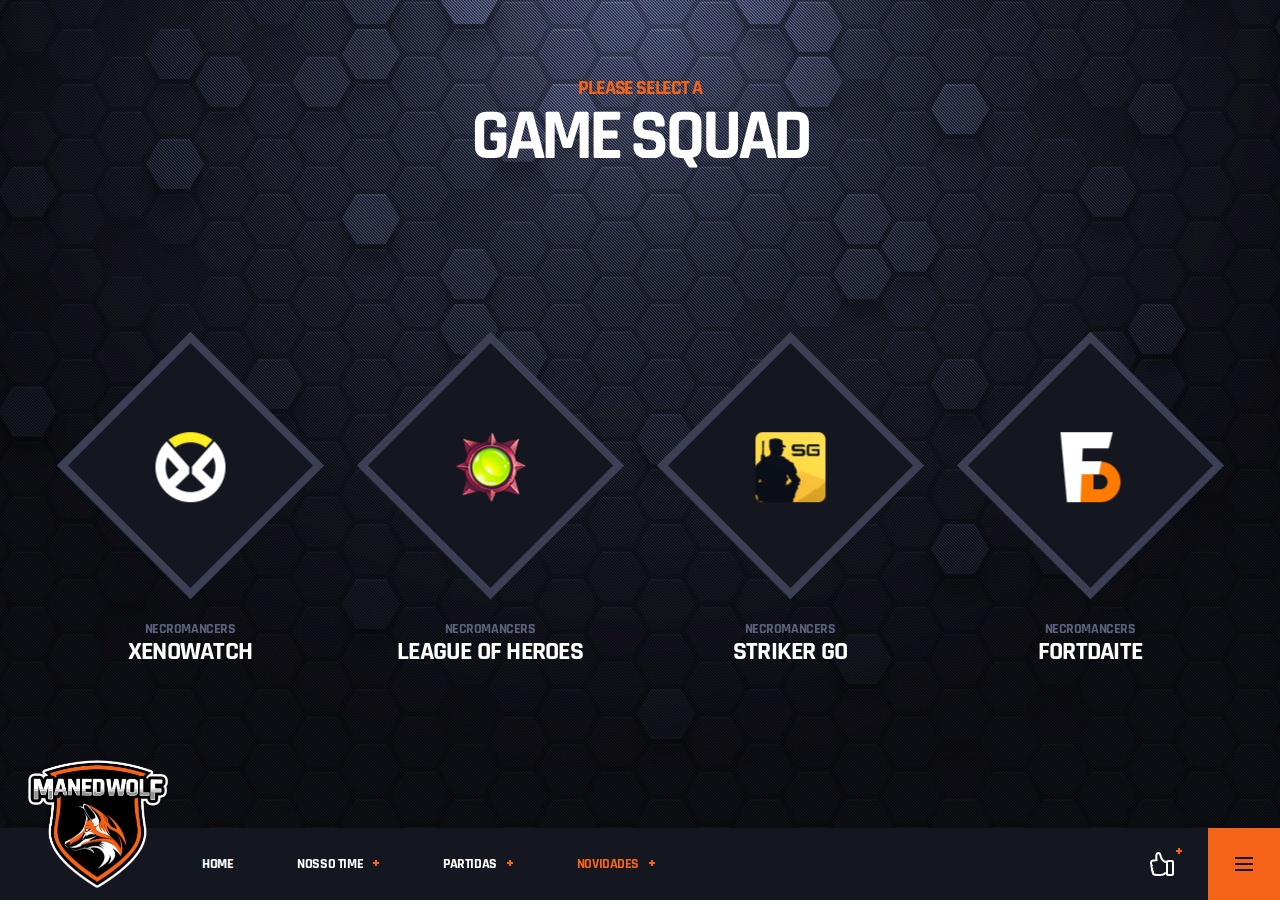
<file: team-selection.html>
<!DOCTYPE html>
<html lang="zxx">
<head>

	<!-- Basic Page Needs 
	================================================== -->
	<title>Maned Wolfs - eSports Team</title>
	<meta charset="utf-8">
	<meta http-equiv="X-UA-Compatible" content="IE=edge">
	<meta name="description" content="eSports Team">
	<meta name="author" content="Nathan Quadros">

	<!-- Favicons
	================================================== -->
	<link rel="shortcut icon" href="assets/img/favicons/favicon.png">
	<link rel="apple-touch-icon" sizes="120x120" href="assets/img/favicons/favicon-120.png">
	<link rel="apple-touch-icon" sizes="152x152" href="assets/img/favicons/favicon-152.png">

	<!-- Mobile Specific Metas
	================================================== -->
	<meta name="viewport" content="width=device-width,initial-scale=1.0">

	<!-- Google Web Fonts
	================================================== -->
	<link href="https://fonts.googleapis.com/css?family=Rajdhani:300,400,500,600,700" rel="stylesheet">

	<!-- CSS
	================================================== -->
	<!-- Vendor CSS -->
	<link href="assets/vendor/magnific-popup/css/magnific-popup.css" rel="stylesheet">
	<link href="assets/vendor/slick/css/slick.css" rel="stylesheet">
	<link href="assets/vendor/nanoscroller/css/nanoscroller.css" rel="stylesheet">
	<link href="assets/vendor/fontawesome/css/brands.css" rel="stylesheet">

	<!-- Template CSS-->
	<link href="assets/css/style.css" rel="stylesheet">

	<!-- Custom CSS-->
	<link href="assets/css/custom.css" rel="stylesheet">

</head>

<body class="preloader-is--active bg-image bg-fixed bg--texture-01 bg--dotted-3x3">

	<div class="site-wrapper site-layout--default">

		<!-- Header
		================================================== -->
		<header id="header" class="site-header site-header--bottom">
		
			<!-- Logo - Image Based -->
			<div class="header-logo header-logo--img">
				<a href="index.html"><img src="assets/img/logo.png" srcset="assets/img/logo@2x.png 2x" alt="Necromancers"></a>
			</div>
			<!-- Logo - Image Based / End -->
		
		
			<!-- Main Navigation -->
			<nav class="main-nav">
				<ul class="main-nav__list">
					<li class=""><a href="home.html">Home</a></li>
					<li class="">
						<a href="#">Nosso Time</a>
						<ul class="main-nav__sub">
							<li class="">
								<a href="team-selection.html">Nossas lines</a>
								<ul class="main-nav__sub main-nav__sub--dropup">
									<li class=""><a href="assets/time/line/TeamLeagueOfLegends.html">League of legends</a></li>
									<li class=""><a href="assets/time/line/TeamValorant.html">Valorant</a></li>
									<li class=""><a href="assets/time/line/TeamCsGo.html">CS:GO</a></li>
									<li class=""><a href="assets/time/line/CommingSoon.html">Em Breve!!!</a></li>
								</ul>
							</li>
							<li class="">
								<a href="streamers.html">Nossos streamers</a>
								<ul class="main-nav__sub main-nav__sub--dropup">
									<!--<li class=""><a href="team-selection-1.html">streamer 1</a></li>-->
								</ul>
							</li>
							<li class="">
								<a href="staff.html">Nossa staff</a>
							</li>
						</ul>
					</li>
					<li class=""><a href="#">Partidas</a>
						<ul class="main-nav__sub">
						</ul>
					</li>
					<li class="active"><a href="#">Novidades</a>
						<ul class="main-nav__sub">
						</ul>
					</li>
				</ul>
			</nav>
			<!-- Main Navigation / End -->
		
			<!-- Header Actions -->
			<div class="header-actions">
				<div class="header-social-toggle d-none d-md-block">

					<svg xmlns:xlink="http://www.w3.org/1999/xlink" xmlns="http://www.w3.org/2000/svg" role="img" class="df-icon df-icon--thumb-up" width="30"  height="30" >
						<defs>
							<symbol id="thumb-up" viewBox="0 0 24 24">
								<title>Thumb Up Icon</title>
								<path d="M22,10l0.001,12h-4V10H22 M22.001,8h-4c-1.104,0-2,0.896-2,2v12c0,1.104,0.896,2,2,2h4C23.104,24,24,23.104,24,22V10C24,8.896,23.104,8,22.001,8L22.001,8z"></path>
								<path d="M8.411,2.004c0.009,0,0.018,0,0.025,0c0.799,0.018,0.884,0.9,1.021,1.473c0.139,0.573,0.895,3.56,2.202,5.12c1.309,1.561,2.904,2.245,4.34,2.42v9.329c0,0-1.691,0.07-2.361,0.701c-0.67,0.633-2.074,0.947-3.701,0.947c-1.628,0-3.352,0-3.352,0s-0.043,0.002-0.117,0.002c-0.529,0-2.691-0.08-2.691-1.404c0,0-0.111-0.982,0.606-1.123c0,0-1.436-0.297-1.436-1.963c0,0-0.081-1.018,0.67-1.334c0,0-1.181-0.139-1.181-1.717c0,0,0.016-1.211,0.701-1.544c0,0-1.148-0.14-1.148-1.718S2.756,9.65,3.267,9.615s4.328-0.69,4.328-0.69s-0.434-2.887-0.307-4.5C7.415,2.828,7.636,2.004,8.411,2.004 M8.411,0.004L8.411,0.004c-2.778,0-3.024,3.097-3.116,4.262C5.225,5.153,5.291,6.3,5.383,7.269C4.271,7.453,3.337,7.6,3.116,7.621L3.069,7.623c-1.957,0.119-3.079,1.42-3.079,3.57c0,0.902,0.234,1.622,0.589,2.178c-0.121,0.49-0.139,0.9-0.142,1.059c0,0.904,0.233,1.627,0.588,2.186c-0.069,0.324-0.094,0.652-0.077,0.963c0.015,1.014,0.347,1.842,0.841,2.471c-0.024,0.221-0.028,0.443-0.01,0.662c0.061,1.543,1.313,3.285,4.689,3.285c0.064,0,0.113,0,0.146-0.002h3.322c1.566,0,3.694-0.25,5.008-1.432c0.217-0.102,0.796-0.203,1.138-0.219L18,22.266v-1.92v-9.329V9.246l-1.758-0.214c-0.817-0.1-2.009-0.479-3.05-1.72c-0.777-0.928-1.45-2.899-1.79-4.305l-0.037-0.165C10.868,0.539,9.522,0.028,8.48,0.005l-0.022,0L8.411,0.004L8.411,0.004z"></path>
							</symbol>
						</defs>
						<use xlink:href="#thumb-up" fill="#FFFFFF" stroke-width="2px"></use>
					</svg>

					<span class="header-social-toggle__plus">&nbsp;</span>
					<ul class="social-menu social-menu--header">
						<li><a href="https://discord.gg/PFuGeNPNM6"><span class="link-subtitle">Discord</span>Maned Wolf</a></li>
						<li><a href="https://twitter.com/ManedWolf12"><span class="link-subtitle">Twitter</span>Maned Wolf</a></li>
						<li><a href="https://www.facebook.com/groups/manedwolf"><span class="link-subtitle">Facebook</span>Maned Wolf</a></li>
					</ul>
				</div>
				<div class="header-menu-toggle">
					<div class="header-menu-toggle__inner">
						<span>&nbsp;</span>
						<span>&nbsp;</span>
						<span>&nbsp;</span>
					</div>
				</div>
			</div>
			<!-- Header Actions / End -->
		</header>
		<!-- Header / End -->

		
		<!-- Content
		================================================== -->
		<main class="site-content site-content--center page" id="wrapper">
			<div class="container container--large">
				<div class="page-heading page-heading--default text-center w-100">
					<div class="page-heading__subtitle h5">
						<span class="color-primary">Please Select A</span>
					</div>
					<h1 class="page-heading__title h2">Game Squad</h1>
				</div>
				<div class="row mt-sm-auto mb-sm-auto">
					<div class="col-sm-6 col-lg-3">
						<div class="team-selection-item team-selection-item--style-1 text-center">
							<a href="team-overview.html" class="team-selection-item__thumbnail">
								<div class="team-selection-item__thumbnail-inner">
									<img src="assets/img/samples/team-selection-thumb-01.jpg" alt="">
								</div>
								<img class="team-selection-item__logo team-selection-item__logo--middle" src="assets/img/team-selection-logo-01-70.png" srcset="assets/img/team-selection-logo-01-140.png 2x" alt="">
							</a>
							<span class="team-selection-item__subtitle h6">Necromancers</span>
							<h2 class="team-selection-item__title">Xenowatch</h2>
						</div>
					</div>
					<div class="col-sm-6 col-lg-3">
						<div class="team-selection-item team-selection-item--style-1 text-center">
							<a href="team-overview.html" class="team-selection-item__thumbnail">
								<div class="team-selection-item__thumbnail-inner">
									<img src="assets/img/samples/team-selection-thumb-02.jpg" alt="">
								</div>
								<img class="team-selection-item__logo team-selection-item__logo--middle" src="assets/img/team-selection-logo-02-70.png" srcset="assets/img/team-selection-logo-02-140.png 2x" alt="">
							</a>
							<span class="team-selection-item__subtitle h6">Necromancers</span>
							<h2 class="team-selection-item__title">League of Heroes</h2>
						</div>
					</div>
					<div class="col-sm-6 col-lg-3">
						<div class="team-selection-item team-selection-item--style-1 text-center">
							<a href="team-overview.html" class="team-selection-item__thumbnail">
								<div class="team-selection-item__thumbnail-inner">
									<img src="assets/img/samples/team-selection-thumb-03.jpg" alt="">
								</div>
								<img class="team-selection-item__logo team-selection-item__logo--middle" src="assets/img/team-selection-logo-03-70.png" srcset="assets/img/team-selection-logo-03-140.png 2x" alt="">
							</a>
							<span class="team-selection-item__subtitle h6">Necromancers</span>
							<h2 class="team-selection-item__title">Striker Go</h2>
						</div>
					</div>
					<div class="col-sm-6 col-lg-3">
						<div class="team-selection-item team-selection-item--style-1 text-center">
							<a href="team-overview.html" class="team-selection-item__thumbnail">
								<div class="team-selection-item__thumbnail-inner">
									<img src="assets/img/samples/team-selection-thumb-04.jpg" alt="">
								</div>
								<img class="team-selection-item__logo team-selection-item__logo--middle" src="assets/img/team-selection-logo-04-70.png" srcset="assets/img/team-selection-logo-04-140.png 2x" alt="">
							</a>
							<span class="team-selection-item__subtitle h6">Necromancers</span>
							<h2 class="team-selection-item__title">Fortdaite</h2>
						</div>
					</div>
				</div>
			</div>
		</main>
		

		<!-- Overlay -->
		<div class="site-overlay"></div>
		<!-- Overlay / End -->

		<!-- Cart Panel -->
		<div class="cart-panel">
			<h4 class="cart-panel__title text-white">Shopping Cart (<span class="cart-panel__items-count">4</span>)</h4>
			<div class="cart-panel__content">
				<div class="table-responsive">
					<table class="table shop-table">
						<thead>
							<tr>
								<th class="product__info">Product</th>
								<th class="product__quantity">Quantity</th>
								<th class="product__total">Total</th>
							</tr>
						</thead>
						<tbody>
							<tr>
								<td class="product__info">
									<figure class="product__thumb">
										<a href="#"><img src="assets/img/cart-panel-img-01.jpg" alt=""></a>
									</figure>
									<div class="product__info-content">
										<h5 class="product__name"><a href="#">Magimons Black Frame Print</a></h5>
										<span class="product__cat">Framed Prints</span>
										<span class="product__info-details">24"x12" | Glossy</span>
									</div>
								</td>
								<td class="product__quantity">
									<div class="quantity-control">
										<button class="quantity-control__minus">&nbsp;</button>
										<input type="number" step="1" value="1" size="4">
										<button class="quantity-control__plus">&nbsp;</button>
									</div>
								</td>
								<td class="product__total"><span class="product__total-currency">$</span>38.00</td>
								<td class="product__remove"><a href="#" class="product__remove-icon"></a></td>
							</tr>
							<tr>
								<td class="product__info">
									<figure class="product__thumb">
										<a href="#"><img src="assets/img/cart-panel-img-02.jpg" alt=""></a>
									</figure>
									<div class="product__info-content">
										<h5 class="product__name"><a href="#">Necromancers Men's T-Shirt</a></h5>
										<span class="product__cat">Clothing</span>
										<span class="product__info-details">Black | Medium</span>
									</div>
								</td>
								<td class="product__quantity">
									<div class="quantity-control">
										<button class="quantity-control__minus">&nbsp;</button>
										<input type="number" step="1" value="2" size="4">
										<button class="quantity-control__plus">&nbsp;</button>
									</div>
								</td>
								<td class="product__total"><span class="product__total-currency">$</span>49.98</td>
								<td class="product__remove"><a href="#" class="product__remove-icon"></a></td>
							</tr>
							<tr>
								<td class="product__info">
									<figure class="product__thumb">
										<a href="#"><img src="assets/img/cart-panel-img-03.jpg" alt=""></a>
									</figure>
									<div class="product__info-content">
										<h5 class="product__name"><a href="#">Necromancers Ennamel Mug</a></h5>
										<span class="product__cat">Coffee Mugs</span>
										<span class="product__info-details">White</span>
									</div>
								</td>
								<td class="product__quantity">
									<div class="quantity-control">
										<button class="quantity-control__minus">&nbsp;</button>
										<input type="number" step="1" value="1" size="4">
										<button class="quantity-control__plus">&nbsp;</button>
									</div>
								</td>
								<td class="product__total"><span class="product__total-currency">$</span>16.00</td>
								<td class="product__remove"><a href="#" class="product__remove-icon"></a></td>
							</tr>
						</tbody>
					</table>
				</div>
				<div class="cart-panel__totals">
					<div class="table-responsive">
						<table class="table">
							<tfoot>
								<tr class="cart-panel__subtotal">
									<th>Cart Subtotal</th>
									<td>
										<span class="amount"><span class="amount-currency">$</span>103.98</span>
									</td>
								</tr>
								<tr class="cart-panel__shipping">
									<th>Estimated Shipping</th>
									<td><span class="amount"><span class="amount-currency">$</span>14.00</span></td>
								</tr>
								<tr class="cart-panel__order-total">
									<th>Cart Total</th>
									<td><span class="amount"><span class="amount-currency">$</span>117.98</span></td>
								</tr>
								</tfoot>
						</table>
						<a href="shop-checkout.html" class="btn btn-primary">Go to checkout</a>
					</div>
				</div>
			</div>
		</div>
		<!-- Cart Panel / End -->
		<!-- Search Panel -->
		<div class="search-panel">
			<div class="search-panel__content">
				<form action="#" id="header-search-form" class="search-form search-form--header">
					<input type="text" class="form-control" value="" placeholder="What are you looking for...?">
				</form>
				<span>Write what you are looking for, choose the filters and press enter to begin your search!</span>
			</div>
		</div>
		<!-- Search Panel / End -->
		<!-- Menu Panel -->
		<div class="menu-panel">
			<ul class="menu-panel__mobile-bar list-unstyled d-md-none">
				<li class="mobile-bar-item">
					<a class="mobile-bar-item__header collapsed" data-toggle="collapse" href="#mobile_collapse_1" role="button" aria-expanded="false" aria-controls="mobile_collapse_1">
						Main Links
						<span class="main-nav__toggle">&nbsp;</span>
					</a>
					<div id="mobile_collapse_1" class="collapse mobile-bar-item__body">
						<!-- Mobile Navigation -->
						<nav class="mobile-nav">
							<ul class="mobile-nav__list">
								<li class="">
									<a href="#">Main Pages</a>
									<ul class="mobile-nav__sub">
										<li class=""><a href="index.html">Landing Image</a></li>
										<li class=""><a href="index-2.html">Landing Video</a></li>
										<li class=""><a href="home.html">Home page</a></li>
										<li class=""><a href="blog-post.html">Post Page</a></li>
										<li class=""><a href="blog-1.html">News v1</a></li>
										<li class=""><a href="blog-2.html">News v2</a></li>
										<li class=""><a href="blog-3.html">News v3</a></li>
										<li class=""><a href="blog-4.html">News v4</a></li>
										<li class=""><a href="shop-account-settings.html">Account Settings</a></li>
										<li class=""><a href="shop-account-orders.html">Account Orders</a></li>
										<li class=""><a href="login-register.html">Login & Register</a></li>
										<li class=""><a href="features-about-us.html">About Us</a></li>
										<li class=""><a href="features-contact-us.html">Contact Us</a></li>
										<li class=""><a href="features-faqs.html">FAQs</a></li>
										<li class=""><a href="management-and-staff.html">Staff</a></li>
										<li class=""><a href="staff-member.html">Staff Member<span class="badge badge-danger">New</span></a></li>
										<li class=""><a href="streams-archive.html">Streams Page</a></li>
										<li class=""><a href="partners.html">Our Partners</a></li>
										<li class=""><a href="features-shortcodes.html">Shortcodes</a></li>
										<li class=""><a href="features-typography.html">Typography</a></li>
										<li class=""><a href="features-icons.html">Icons</a></li>
										<li class=""><a href="features-404.html">404 Error <span class="badge badge-danger">New</span></a></li>
										<li class=""><a href="features-bg-1.html">Backgrounds</a></li>
									</ul>
								</li>
								<li class="">
									<a href="#">Team Pages</a>
									<ul class="mobile-nav__sub">
										<li class=""><a href="team-selection-1.html">Team Selection v1</a></li>
										<li class="active"><a href="team-selection-2.html">Team Selection v2</a></li>
										<li class=""><a href="team-selection-3.html">Team Selection v3</a></li>
										<li class=""><a href="team-selection-4.html">Team Selection v4</a></li>
										<li class=""><a href="team-overview.html">Team Overview v1</a></li>
										<li class=""><a href="team-overview-2.html">Team Overview v2</a></li>
										<li><a href="team-overview.html?slide=1">Team Statistics</a></li>
										<li><a href="team-overview.html?slide=2">Team Achievements</a></li>
										<li><a href="team-overview.html?slide=3">Team Matches</a></li>
									</ul>
								</li>
								<li class="">
									<a href="#">Player Pages</a>
									<ul class="mobile-nav__sub">
										<li><a href="team-player-1.html">Player Overview</a></li>
										<li><a href="team-player-1.html?slide=1">Player Statistics</a></li>
										<li><a href="team-player-1.html?slide=2">Player Achievements</a></li>
										<li><a href="team-player-1.html?slide=3">Player Hardware</a></li>
										<li><a href="team-player-1.html?slide=4">Player Stream</a></li>
									</ul>
								</li>
								<li class="">
									<a href="#">Match Pages</a>
									<ul class="mobile-nav__sub">
										<li class=""><a href="matches-scores.html">Match Scores</a></li>
										<li class=""><a href="matches-upcoming.html">Upcoming Matches</a></li>
										<li class=""><a href="matches-standings.html">Standings</a></li>
										<li class=""><a href="matches-overview-1.html">Match Overview v1</a></li>
										<li class=""><a href="matches-overview-2.html">Match Overview v2</a></li>
										<li class=""><a href="matches-stats-1.html">Match Stats v1</a></li>
										<li class=""><a href="matches-stats-2.html">Match Stats v2</a></li>
										<li class=""><a href="matches-stats-3.html">Match Stats v3</a></li>
										<li class=""><a href="matches-lineups-1.html">Match Lineups v1</a></li>
										<li class=""><a href="matches-lineups-2.html">Match Lineups v2</a></li>
										<li class=""><a href="matches-lineups-3.html">Match Lineups v3</a></li>
										<li class=""><a href="matches-replay.html">Match Replay</a></li>
									</ul>
								</li>
								<li class="">
									<a href="#">Shop Pages</a>
									<ul class="mobile-nav__sub">
										<li class=""><a href="shop.html">Shop Page v1</a></li>
										<li class=""><a href="shop-2.html">Shop Page v2</a></li>
										<li class=""><a href="shop-product.html">Product Page</a></li>
										<li class=""><a href="shop-checkout.html">Checkout Page</a></li>
									</ul>
								</li>
							</ul>
						</nav>
						<!-- Mobile Navigation / End -->
					</div>
				</li>
				<li class="mobile-bar-item">
					<a class="mobile-bar-item__header collapsed" data-toggle="collapse" href="#mobile_collapse_2" role="button" aria-expanded="false" aria-controls="mobile_collapse_2">
						Social Links
						<span class="main-nav__toggle">&nbsp;</span>
					</a>
					<div id="mobile_collapse_2" class="collapse mobile-bar-item__body">
						<ul class="social-menu social-menu--mobile-bar">
							<li><a href="https://www.facebook.com/danfisher.dev/"><span>Facebook</span></a></li>
							<li><a href="https://twitter.com/danfisher_dev"><span>Twitter</span></a></li>
							<li><a href="https://twitch.tv"><span>Twitch</span></a></li>
							<li><a href="https://discordapp.com"><span>Discord</span></a></li>
						</ul>
					</div>
				</li>
				<li class="mobile-bar-item mobile-bar-item--info">
					<a class="mobile-bar-item__header collapsed" data-toggle="collapse" href="#mobile_collapse_3" role="button" aria-expanded="false" aria-controls="mobile_collapse_3">
						Get in Touch!
						<span class="main-nav__toggle">&nbsp;</span>
					</a>
					<div id="mobile_collapse_3" class="collapse mobile-bar-item__body">
						<div class="mobile-bar-item__inner">
							<ul class="list-unstyled">
								<li class="info-box">
									<div class="info-box__label">Max Parker - Recruiter</div>
									<div class="info-box__content"><a href="mailto:#">mp-recruit<span class="color-primary">@</span>necromancers.com</a></div>
								</li>
								<li class="info-box">
									<div class="info-box__label">Be our partner!</div>
									<div class="info-box__content"><a href="mailto:#">partners<span class="color-primary">@</span>necromancers.com</a></div>
								</li>
								<li class="info-box">
									<div class="info-box__label">General inquiries</div>
									<div class="info-box__content"><a href="mailto:#">inquiries<span class="color-primary">@</span>necromancers.com</a></div>
								</li>
							</ul>
						</div>
					</div>
				</li>
				<li class="mobile-bar-item mobile-bar-item--partners">
					<a id="mobile_collapse_4h" class="mobile-bar-item__header collapsed" data-toggle="collapse" href="#mobile_collapse_4" role="button" aria-expanded="false" aria-controls="mobile_collapse_4">
						Our Partners
						<span class="main-nav__toggle">&nbsp;</span>
					</a>
					<div id="mobile_collapse_4" class="collapse mobile-bar-item__body">
						<div class="mobile-bar-item__inner">
							<ul class="widget-partners-mobile-carousel">
								<li>
									<img src="assets/img/samples/partner-carousel-img-01.png" alt="">
								</li>
								<li>
									<img src="assets/img/samples/partner-carousel-img-02.png" alt="">
								</li>
								<li>
									<img src="assets/img/samples/partner-carousel-img-03.png" alt="">
								</li>
							</ul>
						</div>
					</div>
				</li>
				<li class="mobile-bar-item">
					<a class="mobile-bar-item__header" href="shop-account-settings.html">
						Account Settings
					</a>
				</li>
				<li class="mobile-bar-item">
					<a class="mobile-bar-item__header" href="login-register.html">
						Logout
					</a>
				</li>
			</ul>
			<div class="menu-panel__top-bar">
				<div class="top-bar-filter">
					<label class="top-bar-filter__label">Competitions</label>
					<select class="cs-select">
						<option value="all" selected>All Competitions</option>
						<option value="x2018">Xenowatch 2018 Tournament</option>
						<option value="xwleague">Xenowatch West League</option>
						<option value="xeleague">Xenowatch East League</option>
						<option value="xusacup">Xenowatch USA Cup</option>
					</select>
				</div>
				<ul class="top-bar-carousel">
					<li class="top-bar-carousel__headline x2018">
						<span>Xenowatch 2018 Tournament</span>
					</li>
					<li class="top-bar-carousel__item x2018">
						<div class="match-score-inline">
							<div class="match-score-inline__body">
								<div class="match-score-inline__body-inner">
									<figure class="match-team" role="group">
										<figure class="match-team-logo match-team-logo--team-1" role="group">
											<img src="assets/img/samples/logo-necromancers-30.png" srcset="assets/img/samples/logo-necromancers-30@2x.png 2x" alt="NCR Logo">
										</figure>
										<figcaption>
											<div class="match-team__name">NCR</div>
												<div class="match-team__country ">USA</div>
										</figcaption>
									</figure>
									<div class="match-result match-result--winner-right">
										<span class="match-result__score">2</span>
									</div>
									<div class="match-result match-result--live">
										<span class="match-result__label">25:42</span>
									</div>
								</div>
								<div class="match-score-inline__body-inner">
									<figure class="match-team" role="group">
										<figure class="match-team-logo match-team-logo--team-2" role="group">
											<img src="assets/img/samples/logo-rhinos-30.png" srcset="assets/img/samples/logo-rhinos-30@2x.png 2x" alt="RRH Logo">
										</figure>
										<figcaption>
											<div class="match-team__name">RRH</div>
												<div class="match-team__country ">JPN</div>
										</figcaption>
									</figure>
									<div class="match-result">
										<span class="match-result__score">1</span>
									</div>
									<div class="match-result">
										<span class="match-result__label">01/12</span>
									</div>
								</div>
							</div>
							<div class="match-score-inline__footer">
								<ul class="match-stats-links">
									<li>
										<a href="matches-overview-1.html">
											<svg role="img" class="df-icon df-icon--overview">
												<use xlink:href="assets/img/necromancers.svg#overview"/>
											</svg>
										</a>
									</li>
									<li>
										<a href="matches-stats-1.html">
											<svg role="img" class="df-icon df-icon--stats">
												<use xlink:href="assets/img/necromancers.svg#stats"/>
											</svg>
										</a>
									</li>
									<li>
										<a href="matches-lineups-1.html">
											<svg role="img" class="df-icon df-icon--lineups">
												<use xlink:href="assets/img/necromancers.svg#lineups"/>
											</svg>
										</a>
									</li>
									<li>
										<a href="matches-replay.html">
											<svg role="img" class="df-icon df-icon--replay">
												<use xlink:href="assets/img/necromancers.svg#replay"/>
											</svg>
										</a>
									</li>
								</ul>
							</div>
						</div>
					</li>
					<li class="top-bar-carousel__item x2018">
						<div class="match-score-inline">
							<div class="match-score-inline__body">
								<div class="match-score-inline__body-inner">
									<figure class="match-team" role="group">
										<figure class="match-team-logo match-team-logo--team-5" role="group">
											<img src="assets/img/samples/logo-eagles-30.png" srcset="assets/img/samples/logo-eagles-30@2x.png 2x" alt="FEG Logo">
										</figure>
										<figcaption>
											<div class="match-team__name">FEG</div>
												<div class="match-team__country ">FRA</div>
										</figcaption>
									</figure>
									<div class="match-result match-result--winner-right">
										<span class="match-result__score">4</span>
									</div>
									<div class="match-result">
										<span class="match-result__label">Final</span>
									</div>
								</div>
								<div class="match-score-inline__body-inner">
									<figure class="match-team" role="group">
										<figure class="match-team-logo match-team-logo--team-1" role="group">
											<img src="assets/img/samples/logo-necromancers-30.png" srcset="assets/img/samples/logo-necromancers-30@2x.png 2x" alt="NCR Logo">
										</figure>
										<figcaption>
											<div class="match-team__name">NCR</div>
												<div class="match-team__country ">USA</div>
										</figcaption>
									</figure>
									<div class="match-result">
										<span class="match-result__score">3</span>
									</div>
									<div class="match-result">
										<span class="match-result__label">01/09</span>
									</div>
								</div>
							</div>
							<div class="match-score-inline__footer">
								<ul class="match-stats-links">
									<li>
										<a href="matches-overview-1.html">
											<svg role="img" class="df-icon df-icon--overview">
												<use xlink:href="assets/img/necromancers.svg#overview"/>
											</svg>
										</a>
									</li>
									<li>
										<a href="matches-stats-1.html">
											<svg role="img" class="df-icon df-icon--stats">
												<use xlink:href="assets/img/necromancers.svg#stats"/>
											</svg>
										</a>
									</li>
									<li>
										<a href="matches-lineups-1.html">
											<svg role="img" class="df-icon df-icon--lineups">
												<use xlink:href="assets/img/necromancers.svg#lineups"/>
											</svg>
										</a>
									</li>
									<li>
										<a href="matches-replay.html">
											<svg role="img" class="df-icon df-icon--replay">
												<use xlink:href="assets/img/necromancers.svg#replay"/>
											</svg>
										</a>
									</li>
								</ul>
							</div>
						</div>
					</li>
					<li class="top-bar-carousel__item x2018">
						<div class="match-score-inline">
							<div class="match-score-inline__body">
								<div class="match-score-inline__body-inner">
									<figure class="match-team" role="group">
										<figure class="match-team-logo match-team-logo--team-1" role="group">
											<img src="assets/img/samples/logo-necromancers-30.png" srcset="assets/img/samples/logo-necromancers-30@2x.png 2x" alt="NCR Logo">
										</figure>
										<figcaption>
											<div class="match-team__name">NCR</div>
												<div class="match-team__country ">USA</div>
										</figcaption>
									</figure>
									<div class="match-result">
										<span class="match-result__score">1</span>
									</div>
									<div class="match-result">
										<span class="match-result__label">Final</span>
									</div>
								</div>
								<div class="match-score-inline__body-inner">
									<figure class="match-team" role="group">
										<figure class="match-team-logo match-team-logo--team-3" role="group">
											<img src="assets/img/samples/logo-bulls-30.png" srcset="assets/img/samples/logo-bulls-30@2x.png 2x" alt="AGB Logo">
										</figure>
										<figcaption>
											<div class="match-team__name">AGB</div>
												<div class="match-team__country ">SPA</div>
										</figcaption>
									</figure>
									<div class="match-result match-result--winner-right">
										<span class="match-result__score">3</span>
									</div>
									<div class="match-result">
										<span class="match-result__label">01/05</span>
									</div>
								</div>
							</div>
							<div class="match-score-inline__footer">
								<ul class="match-stats-links">
									<li>
										<a href="matches-overview-1.html">
											<svg role="img" class="df-icon df-icon--overview">
												<use xlink:href="assets/img/necromancers.svg#overview"/>
											</svg>
										</a>
									</li>
									<li>
										<a href="matches-stats-1.html">
											<svg role="img" class="df-icon df-icon--stats">
												<use xlink:href="assets/img/necromancers.svg#stats"/>
											</svg>
										</a>
									</li>
									<li>
										<a href="matches-lineups-1.html">
											<svg role="img" class="df-icon df-icon--lineups">
												<use xlink:href="assets/img/necromancers.svg#lineups"/>
											</svg>
										</a>
									</li>
									<li>
										<a href="matches-replay.html">
											<svg role="img" class="df-icon df-icon--replay">
												<use xlink:href="assets/img/necromancers.svg#replay"/>
											</svg>
										</a>
									</li>
								</ul>
							</div>
						</div>
					</li>
					<li class="top-bar-carousel__item x2018">
						<div class="match-score-inline">
							<div class="match-score-inline__body">
								<div class="match-score-inline__body-inner">
									<figure class="match-team" role="group">
										<figure class="match-team-logo match-team-logo--team-4" role="group">
											<img src="assets/img/samples/logo-panthers-30.png" srcset="assets/img/samples/logo-panthers-30@2x.png 2x" alt="ICP Logo">
										</figure>
										<figcaption>
											<div class="match-team__name">ICP</div>
												<div class="match-team__country ">POR</div>
										</figcaption>
									</figure>
									<div class="match-result">
										<span class="match-result__score">0</span>
									</div>
									<div class="match-result">
										<span class="match-result__label">Final</span>
									</div>
								</div>
								<div class="match-score-inline__body-inner">
									<figure class="match-team" role="group">
										<figure class="match-team-logo match-team-logo--team-1" role="group">
											<img src="assets/img/samples/logo-necromancers-30.png" srcset="assets/img/samples/logo-necromancers-30@2x.png 2x" alt="NCR Logo">
										</figure>
										<figcaption>
											<div class="match-team__name">NCR</div>
												<div class="match-team__country ">USA</div>
										</figcaption>
									</figure>
									<div class="match-result match-result--winner-right">
										<span class="match-result__score">5</span>
									</div>
									<div class="match-result">
										<span class="match-result__label">01/02</span>
									</div>
								</div>
							</div>
							<div class="match-score-inline__footer">
								<ul class="match-stats-links">
									<li>
										<a href="matches-overview-1.html">
											<svg role="img" class="df-icon df-icon--overview">
												<use xlink:href="assets/img/necromancers.svg#overview"/>
											</svg>
										</a>
									</li>
									<li>
										<a href="matches-stats-1.html">
											<svg role="img" class="df-icon df-icon--stats">
												<use xlink:href="assets/img/necromancers.svg#stats"/>
											</svg>
										</a>
									</li>
									<li>
										<a href="matches-lineups-1.html">
											<svg role="img" class="df-icon df-icon--lineups">
												<use xlink:href="assets/img/necromancers.svg#lineups"/>
											</svg>
										</a>
									</li>
									<li>
										<a href="matches-replay.html">
											<svg role="img" class="df-icon df-icon--replay">
												<use xlink:href="assets/img/necromancers.svg#replay"/>
											</svg>
										</a>
									</li>
								</ul>
							</div>
						</div>
					</li>
		
		
					<li class="top-bar-carousel__headline xwleague">
						<span>Xenowatch West League</span>
					</li>
					<li class="top-bar-carousel__item xwleague">
						<div class="match-score-inline">
							<div class="match-score-inline__body">
								<div class="match-score-inline__body-inner">
									<figure class="match-team" role="group">
										<figure class="match-team-logo match-team-logo--team-1" role="group">
											<img src="assets/img/samples/logo-necromancers-30.png" srcset="assets/img/samples/logo-necromancers-30@2x.png 2x" alt="NCR Logo">
										</figure>
										<figcaption>
											<div class="match-team__name">NCR</div>
												<div class="match-team__country ">USA</div>
										</figcaption>
									</figure>
									<div class="match-result match-result--winner-right">
										<span class="match-result__score">1</span>
									</div>
									<div class="match-result match-result--live">
										<span class="match-result__label">12:33</span>
									</div>
								</div>
								<div class="match-score-inline__body-inner">
									<figure class="match-team" role="group">
										<figure class="match-team-logo match-team-logo--team-2" role="group">
											<img src="assets/img/samples/logo-rhinos-30.png" srcset="assets/img/samples/logo-rhinos-30@2x.png 2x" alt="RRH Logo">
										</figure>
										<figcaption>
											<div class="match-team__name">RRH</div>
												<div class="match-team__country ">JPN</div>
										</figcaption>
									</figure>
									<div class="match-result">
										<span class="match-result__score">0</span>
									</div>
									<div class="match-result">
										<span class="match-result__label">01/12</span>
									</div>
								</div>
							</div>
							<div class="match-score-inline__footer">
								<ul class="match-stats-links">
									<li>
										<a href="matches-overview-1.html">
											<svg role="img" class="df-icon df-icon--overview">
												<use xlink:href="assets/img/necromancers.svg#overview"/>
											</svg>
										</a>
									</li>
									<li>
										<a href="matches-stats-1.html">
											<svg role="img" class="df-icon df-icon--stats">
												<use xlink:href="assets/img/necromancers.svg#stats"/>
											</svg>
										</a>
									</li>
									<li>
										<a href="matches-lineups-1.html">
											<svg role="img" class="df-icon df-icon--lineups">
												<use xlink:href="assets/img/necromancers.svg#lineups"/>
											</svg>
										</a>
									</li>
									<li>
										<a href="matches-replay.html">
											<svg role="img" class="df-icon df-icon--replay">
												<use xlink:href="assets/img/necromancers.svg#replay"/>
											</svg>
										</a>
									</li>
								</ul>
							</div>
						</div>
					</li>
					<li class="top-bar-carousel__item xwleague">
						<div class="match-score-inline">
							<div class="match-score-inline__body">
								<div class="match-score-inline__body-inner">
									<figure class="match-team" role="group">
										<figure class="match-team-logo match-team-logo--team-4" role="group">
											<img src="assets/img/samples/logo-panthers-30.png" srcset="assets/img/samples/logo-panthers-30@2x.png 2x" alt="ICP Logo">
										</figure>
										<figcaption>
											<div class="match-team__name">ICP</div>
												<div class="match-team__country ">POR</div>
										</figcaption>
									</figure>
									<div class="match-result">
										<span class="match-result__score">0</span>
									</div>
									<div class="match-result">
										<span class="match-result__label">Final</span>
									</div>
								</div>
								<div class="match-score-inline__body-inner">
									<figure class="match-team" role="group">
										<figure class="match-team-logo match-team-logo--team-1" role="group">
											<img src="assets/img/samples/logo-necromancers-30.png" srcset="assets/img/samples/logo-necromancers-30@2x.png 2x" alt="NCR Logo">
										</figure>
										<figcaption>
											<div class="match-team__name">NCR</div>
												<div class="match-team__country ">USA</div>
										</figcaption>
									</figure>
									<div class="match-result match-result--winner-right">
										<span class="match-result__score">3</span>
									</div>
									<div class="match-result">
										<span class="match-result__label">01/07</span>
									</div>
								</div>
							</div>
							<div class="match-score-inline__footer">
								<ul class="match-stats-links">
									<li>
										<a href="matches-overview-1.html">
											<svg role="img" class="df-icon df-icon--overview">
												<use xlink:href="assets/img/necromancers.svg#overview"/>
											</svg>
										</a>
									</li>
									<li>
										<a href="matches-stats-1.html">
											<svg role="img" class="df-icon df-icon--stats">
												<use xlink:href="assets/img/necromancers.svg#stats"/>
											</svg>
										</a>
									</li>
									<li>
										<a href="matches-lineups-1.html">
											<svg role="img" class="df-icon df-icon--lineups">
												<use xlink:href="assets/img/necromancers.svg#lineups"/>
											</svg>
										</a>
									</li>
									<li>
										<a href="matches-replay.html">
											<svg role="img" class="df-icon df-icon--replay">
												<use xlink:href="assets/img/necromancers.svg#replay"/>
											</svg>
										</a>
									</li>
								</ul>
							</div>
						</div>
					</li>
					<li class="top-bar-carousel__item xwleague">
						<div class="match-score-inline">
							<div class="match-score-inline__body">
								<div class="match-score-inline__body-inner">
									<figure class="match-team" role="group">
										<figure class="match-team-logo match-team-logo--team-5" role="group">
											<img src="assets/img/samples/logo-eagles-30.png" srcset="assets/img/samples/logo-eagles-30@2x.png 2x" alt="FEG Logo">
										</figure>
										<figcaption>
											<div class="match-team__name">FEG</div>
												<div class="match-team__country ">FRA</div>
										</figcaption>
									</figure>
									<div class="match-result match-result--winner-right">
										<span class="match-result__score">5</span>
									</div>
									<div class="match-result">
										<span class="match-result__label">Final</span>
									</div>
								</div>
								<div class="match-score-inline__body-inner">
									<figure class="match-team" role="group">
										<figure class="match-team-logo match-team-logo--team-1" role="group">
											<img src="assets/img/samples/logo-necromancers-30.png" srcset="assets/img/samples/logo-necromancers-30@2x.png 2x" alt="NCR Logo">
										</figure>
										<figcaption>
											<div class="match-team__name">NCR</div>
												<div class="match-team__country ">USA</div>
										</figcaption>
									</figure>
									<div class="match-result">
										<span class="match-result__score">2</span>
									</div>
									<div class="match-result">
										<span class="match-result__label">01/04</span>
									</div>
								</div>
							</div>
							<div class="match-score-inline__footer">
								<ul class="match-stats-links">
									<li>
										<a href="matches-overview-1.html">
											<svg role="img" class="df-icon df-icon--overview">
												<use xlink:href="assets/img/necromancers.svg#overview"/>
											</svg>
										</a>
									</li>
									<li>
										<a href="matches-stats-1.html">
											<svg role="img" class="df-icon df-icon--stats">
												<use xlink:href="assets/img/necromancers.svg#stats"/>
											</svg>
										</a>
									</li>
									<li>
										<a href="matches-lineups-1.html">
											<svg role="img" class="df-icon df-icon--lineups">
												<use xlink:href="assets/img/necromancers.svg#lineups"/>
											</svg>
										</a>
									</li>
									<li>
										<a href="matches-replay.html">
											<svg role="img" class="df-icon df-icon--replay">
												<use xlink:href="assets/img/necromancers.svg#replay"/>
											</svg>
										</a>
									</li>
								</ul>
							</div>
						</div>
					</li>
					<li class="top-bar-carousel__item xwleague">
						<div class="match-score-inline">
							<div class="match-score-inline__body">
								<div class="match-score-inline__body-inner">
									<figure class="match-team" role="group">
										<figure class="match-team-logo match-team-logo--team-1" role="group">
											<img src="assets/img/samples/logo-necromancers-30.png" srcset="assets/img/samples/logo-necromancers-30@2x.png 2x" alt="NCR Logo">
										</figure>
										<figcaption>
											<div class="match-team__name">NCR</div>
												<div class="match-team__country ">USA</div>
										</figcaption>
									</figure>
									<div class="match-result">
										<span class="match-result__score">1</span>
									</div>
									<div class="match-result">
										<span class="match-result__label">Final</span>
									</div>
								</div>
								<div class="match-score-inline__body-inner">
									<figure class="match-team" role="group">
										<figure class="match-team-logo match-team-logo--team-3" role="group">
											<img src="assets/img/samples/logo-bulls-30.png" srcset="assets/img/samples/logo-bulls-30@2x.png 2x" alt="AGB Logo">
										</figure>
										<figcaption>
											<div class="match-team__name">AGB</div>
												<div class="match-team__country ">SPA</div>
										</figcaption>
									</figure>
									<div class="match-result match-result--winner-right">
										<span class="match-result__score">3</span>
									</div>
									<div class="match-result">
										<span class="match-result__label">01/03</span>
									</div>
								</div>
							</div>
							<div class="match-score-inline__footer">
								<ul class="match-stats-links">
									<li>
										<a href="matches-overview-1.html">
											<svg role="img" class="df-icon df-icon--overview">
												<use xlink:href="assets/img/necromancers.svg#overview"/>
											</svg>
										</a>
									</li>
									<li>
										<a href="matches-stats-1.html">
											<svg role="img" class="df-icon df-icon--stats">
												<use xlink:href="assets/img/necromancers.svg#stats"/>
											</svg>
										</a>
									</li>
									<li>
										<a href="matches-lineups-1.html">
											<svg role="img" class="df-icon df-icon--lineups">
												<use xlink:href="assets/img/necromancers.svg#lineups"/>
											</svg>
										</a>
									</li>
									<li>
										<a href="matches-replay.html">
											<svg role="img" class="df-icon df-icon--replay">
												<use xlink:href="assets/img/necromancers.svg#replay"/>
											</svg>
										</a>
									</li>
								</ul>
							</div>
						</div>
					</li>
		
		
					<li class="top-bar-carousel__headline xeleague">
						<span>Xenowatch East League</span>
					</li>
					<li class="top-bar-carousel__item xeleague">
						<div class="match-score-inline">
							<div class="match-score-inline__body">
								<div class="match-score-inline__body-inner">
									<figure class="match-team" role="group">
										<figure class="match-team-logo match-team-logo--team-1" role="group">
											<img src="assets/img/samples/logo-necromancers-30.png" srcset="assets/img/samples/logo-necromancers-30@2x.png 2x" alt="NCR Logo">
										</figure>
										<figcaption>
											<div class="match-team__name">NCR</div>
												<div class="match-team__country ">USA</div>
										</figcaption>
									</figure>
									<div class="match-result match-result--winner-right">
										<span class="match-result__score">4</span>
									</div>
									<div class="match-result">
										<span class="match-result__label">Final</span>
									</div>
								</div>
								<div class="match-score-inline__body-inner">
									<figure class="match-team" role="group">
										<figure class="match-team-logo match-team-logo--team-2" role="group">
											<img src="assets/img/samples/logo-rhinos-30.png" srcset="assets/img/samples/logo-rhinos-30@2x.png 2x" alt="RRH Logo">
										</figure>
										<figcaption>
											<div class="match-team__name">RRH</div>
												<div class="match-team__country ">JPN</div>
										</figcaption>
									</figure>
									<div class="match-result">
										<span class="match-result__score">1</span>
									</div>
									<div class="match-result">
										<span class="match-result__label">12/18</span>
									</div>
								</div>
							</div>
							<div class="match-score-inline__footer">
								<ul class="match-stats-links">
									<li>
										<a href="matches-overview-1.html">
											<svg role="img" class="df-icon df-icon--overview">
												<use xlink:href="assets/img/necromancers.svg#overview"/>
											</svg>
										</a>
									</li>
									<li>
										<a href="matches-stats-1.html">
											<svg role="img" class="df-icon df-icon--stats">
												<use xlink:href="assets/img/necromancers.svg#stats"/>
											</svg>
										</a>
									</li>
									<li>
										<a href="matches-lineups-1.html">
											<svg role="img" class="df-icon df-icon--lineups">
												<use xlink:href="assets/img/necromancers.svg#lineups"/>
											</svg>
										</a>
									</li>
									<li>
										<a href="matches-replay.html">
											<svg role="img" class="df-icon df-icon--replay">
												<use xlink:href="assets/img/necromancers.svg#replay"/>
											</svg>
										</a>
									</li>
								</ul>
							</div>
						</div>
					</li>
					<li class="top-bar-carousel__item xeleague">
						<div class="match-score-inline">
							<div class="match-score-inline__body">
								<div class="match-score-inline__body-inner">
									<figure class="match-team" role="group">
										<figure class="match-team-logo match-team-logo--team-1" role="group">
											<img src="assets/img/samples/logo-necromancers-30.png" srcset="assets/img/samples/logo-necromancers-30@2x.png 2x" alt="NCR Logo">
										</figure>
										<figcaption>
											<div class="match-team__name">NCR</div>
												<div class="match-team__country ">USA</div>
										</figcaption>
									</figure>
									<div class="match-result match-result--winner-right">
										<span class="match-result__score">4</span>
									</div>
									<div class="match-result">
										<span class="match-result__label">Final</span>
									</div>
								</div>
								<div class="match-score-inline__body-inner">
									<figure class="match-team" role="group">
										<figure class="match-team-logo match-team-logo--team-3" role="group">
											<img src="assets/img/samples/logo-bulls-30.png" srcset="assets/img/samples/logo-bulls-30@2x.png 2x" alt="AGB Logo">
										</figure>
										<figcaption>
											<div class="match-team__name">AGB</div>
												<div class="match-team__country ">SPA</div>
										</figcaption>
									</figure>
									<div class="match-result">
										<span class="match-result__score">3</span>
									</div>
									<div class="match-result">
										<span class="match-result__label">12/11</span>
									</div>
								</div>
							</div>
							<div class="match-score-inline__footer">
								<ul class="match-stats-links">
									<li>
										<a href="matches-overview-1.html">
											<svg role="img" class="df-icon df-icon--overview">
												<use xlink:href="assets/img/necromancers.svg#overview"/>
											</svg>
										</a>
									</li>
									<li>
										<a href="matches-stats-1.html">
											<svg role="img" class="df-icon df-icon--stats">
												<use xlink:href="assets/img/necromancers.svg#stats"/>
											</svg>
										</a>
									</li>
									<li>
										<a href="matches-lineups-1.html">
											<svg role="img" class="df-icon df-icon--lineups">
												<use xlink:href="assets/img/necromancers.svg#lineups"/>
											</svg>
										</a>
									</li>
									<li>
										<a href="matches-replay.html">
											<svg role="img" class="df-icon df-icon--replay">
												<use xlink:href="assets/img/necromancers.svg#replay"/>
											</svg>
										</a>
									</li>
								</ul>
							</div>
						</div>
					</li>
					<li class="top-bar-carousel__item xeleague">
						<div class="match-score-inline">
							<div class="match-score-inline__body">
								<div class="match-score-inline__body-inner">
									<figure class="match-team" role="group">
										<figure class="match-team-logo match-team-logo--team-4" role="group">
											<img src="assets/img/samples/logo-panthers-30.png" srcset="assets/img/samples/logo-panthers-30@2x.png 2x" alt="ICP Logo">
										</figure>
										<figcaption>
											<div class="match-team__name">ICP</div>
												<div class="match-team__country ">POR</div>
										</figcaption>
									</figure>
									<div class="match-result">
										<span class="match-result__score">0</span>
									</div>
									<div class="match-result">
										<span class="match-result__label">Final</span>
									</div>
								</div>
								<div class="match-score-inline__body-inner">
									<figure class="match-team" role="group">
										<figure class="match-team-logo match-team-logo--team-1" role="group">
											<img src="assets/img/samples/logo-necromancers-30.png" srcset="assets/img/samples/logo-necromancers-30@2x.png 2x" alt="NCR Logo">
										</figure>
										<figcaption>
											<div class="match-team__name">NCR</div>
												<div class="match-team__country ">USA</div>
										</figcaption>
									</figure>
									<div class="match-result match-result--winner-right">
										<span class="match-result__score">2</span>
									</div>
									<div class="match-result">
										<span class="match-result__label">12/09</span>
									</div>
								</div>
							</div>
							<div class="match-score-inline__footer">
								<ul class="match-stats-links">
									<li>
										<a href="matches-overview-1.html">
											<svg role="img" class="df-icon df-icon--overview">
												<use xlink:href="assets/img/necromancers.svg#overview"/>
											</svg>
										</a>
									</li>
									<li>
										<a href="matches-stats-1.html">
											<svg role="img" class="df-icon df-icon--stats">
												<use xlink:href="assets/img/necromancers.svg#stats"/>
											</svg>
										</a>
									</li>
									<li>
										<a href="matches-lineups-1.html">
											<svg role="img" class="df-icon df-icon--lineups">
												<use xlink:href="assets/img/necromancers.svg#lineups"/>
											</svg>
										</a>
									</li>
									<li>
										<a href="matches-replay.html">
											<svg role="img" class="df-icon df-icon--replay">
												<use xlink:href="assets/img/necromancers.svg#replay"/>
											</svg>
										</a>
									</li>
								</ul>
							</div>
						</div>
					</li>
		
		
					<li class="top-bar-carousel__headline xusacup">
						<span>Xenowatch USA Cup</span>
					</li>
					<li class="top-bar-carousel__item xusacup">
						<div class="match-score-inline">
							<div class="match-score-inline__body">
								<div class="match-score-inline__body-inner">
									<figure class="match-team" role="group">
										<figure class="match-team-logo match-team-logo--team-1" role="group">
											<img src="assets/img/samples/logo-necromancers-30.png" srcset="assets/img/samples/logo-necromancers-30@2x.png 2x" alt="NCR Logo">
										</figure>
										<figcaption>
											<div class="match-team__name">NCR</div>
												<div class="match-team__country ">USA</div>
										</figcaption>
									</figure>
									<div class="match-result">
										<span class="match-result__score">1</span>
									</div>
									<div class="match-result">
										<span class="match-result__label">Final</span>
									</div>
								</div>
								<div class="match-score-inline__body-inner">
									<figure class="match-team" role="group">
										<figure class="match-team-logo match-team-logo--team-3" role="group">
											<img src="assets/img/samples/logo-bulls-30.png" srcset="assets/img/samples/logo-bulls-30@2x.png 2x" alt="AGB Logo">
										</figure>
										<figcaption>
											<div class="match-team__name">AGB</div>
												<div class="match-team__country ">SPA</div>
										</figcaption>
									</figure>
									<div class="match-result match-result--winner-right">
										<span class="match-result__score">3</span>
									</div>
									<div class="match-result">
										<span class="match-result__label">11/17</span>
									</div>
								</div>
							</div>
							<div class="match-score-inline__footer">
								<ul class="match-stats-links">
									<li>
										<a href="matches-overview-1.html">
											<svg role="img" class="df-icon df-icon--overview">
												<use xlink:href="assets/img/necromancers.svg#overview"/>
											</svg>
										</a>
									</li>
									<li>
										<a href="matches-stats-1.html">
											<svg role="img" class="df-icon df-icon--stats">
												<use xlink:href="assets/img/necromancers.svg#stats"/>
											</svg>
										</a>
									</li>
									<li>
										<a href="matches-lineups-1.html">
											<svg role="img" class="df-icon df-icon--lineups">
												<use xlink:href="assets/img/necromancers.svg#lineups"/>
											</svg>
										</a>
									</li>
									<li>
										<a href="matches-replay.html">
											<svg role="img" class="df-icon df-icon--replay">
												<use xlink:href="assets/img/necromancers.svg#replay"/>
											</svg>
										</a>
									</li>
								</ul>
							</div>
						</div>
					</li>
					<li class="top-bar-carousel__item xusacup">
						<div class="match-score-inline">
							<div class="match-score-inline__body">
								<div class="match-score-inline__body-inner">
									<figure class="match-team" role="group">
										<figure class="match-team-logo match-team-logo--team-5" role="group">
											<img src="assets/img/samples/logo-eagles-30.png" srcset="assets/img/samples/logo-eagles-30@2x.png 2x" alt="FEG Logo">
										</figure>
										<figcaption>
											<div class="match-team__name">FEG</div>
												<div class="match-team__country ">FRA</div>
										</figcaption>
									</figure>
									<div class="match-result match-result--winner-right">
										<span class="match-result__score">2</span>
									</div>
									<div class="match-result">
										<span class="match-result__label">Final</span>
									</div>
								</div>
								<div class="match-score-inline__body-inner">
									<figure class="match-team" role="group">
										<figure class="match-team-logo match-team-logo--team-1" role="group">
											<img src="assets/img/samples/logo-necromancers-30.png" srcset="assets/img/samples/logo-necromancers-30@2x.png 2x" alt="NCR Logo">
										</figure>
										<figcaption>
											<div class="match-team__name">NCR</div>
												<div class="match-team__country ">USA</div>
										</figcaption>
									</figure>
									<div class="match-result">
										<span class="match-result__score">1</span>
									</div>
									<div class="match-result">
										<span class="match-result__label">11/11</span>
									</div>
								</div>
							</div>
							<div class="match-score-inline__footer">
								<ul class="match-stats-links">
									<li>
										<a href="matches-overview-1.html">
											<svg role="img" class="df-icon df-icon--overview">
												<use xlink:href="assets/img/necromancers.svg#overview"/>
											</svg>
										</a>
									</li>
									<li>
										<a href="matches-stats-1.html">
											<svg role="img" class="df-icon df-icon--stats">
												<use xlink:href="assets/img/necromancers.svg#stats"/>
											</svg>
										</a>
									</li>
									<li>
										<a href="matches-lineups-1.html">
											<svg role="img" class="df-icon df-icon--lineups">
												<use xlink:href="assets/img/necromancers.svg#lineups"/>
											</svg>
										</a>
									</li>
									<li>
										<a href="matches-replay.html">
											<svg role="img" class="df-icon df-icon--replay">
												<use xlink:href="assets/img/necromancers.svg#replay"/>
											</svg>
										</a>
									</li>
								</ul>
							</div>
						</div>
					</li>
					<li class="top-bar-carousel__item xusacup">
						<div class="match-score-inline">
							<div class="match-score-inline__body">
								<div class="match-score-inline__body-inner">
									<figure class="match-team" role="group">
										<figure class="match-team-logo match-team-logo--team-4" role="group">
											<img src="assets/img/samples/logo-panthers-30.png" srcset="assets/img/samples/logo-panthers-30@2x.png 2x" alt="ICP Logo">
										</figure>
										<figcaption>
											<div class="match-team__name">ICP</div>
												<div class="match-team__country ">POR</div>
										</figcaption>
									</figure>
									<div class="match-result match-result--winner-right">
										<span class="match-result__score">3</span>
									</div>
									<div class="match-result">
										<span class="match-result__label">Final</span>
									</div>
								</div>
								<div class="match-score-inline__body-inner">
									<figure class="match-team" role="group">
										<figure class="match-team-logo match-team-logo--team-1" role="group">
											<img src="assets/img/samples/logo-necromancers-30.png" srcset="assets/img/samples/logo-necromancers-30@2x.png 2x" alt="NCR Logo">
										</figure>
										<figcaption>
											<div class="match-team__name">NCR</div>
												<div class="match-team__country ">USA</div>
										</figcaption>
									</figure>
									<div class="match-result">
										<span class="match-result__score">2</span>
									</div>
									<div class="match-result">
										<span class="match-result__label">11/06</span>
									</div>
								</div>
							</div>
							<div class="match-score-inline__footer">
								<ul class="match-stats-links">
									<li>
										<a href="matches-overview-1.html">
											<svg role="img" class="df-icon df-icon--overview">
												<use xlink:href="assets/img/necromancers.svg#overview"/>
											</svg>
										</a>
									</li>
									<li>
										<a href="matches-stats-1.html">
											<svg role="img" class="df-icon df-icon--stats">
												<use xlink:href="assets/img/necromancers.svg#stats"/>
											</svg>
										</a>
									</li>
									<li>
										<a href="matches-lineups-1.html">
											<svg role="img" class="df-icon df-icon--lineups">
												<use xlink:href="assets/img/necromancers.svg#lineups"/>
											</svg>
										</a>
									</li>
									<li>
										<a href="matches-replay.html">
											<svg role="img" class="df-icon df-icon--replay">
												<use xlink:href="assets/img/necromancers.svg#replay"/>
											</svg>
										</a>
									</li>
								</ul>
							</div>
						</div>
					</li>
				</ul>
			</div>
			<div class="menu-panel__content d-none d-md-flex">
				<div class="menu-panel__navigation">
					<div id="dl-menu" class="dl-menuwrapper">
						<!-- <button class="dl-trigger">Open Menu</button> -->
						<ul class="dl-menu dl-menuopen">
							<li class="">
								<a href="home.html">Home</a>
							</li>
							<li class="active">
								<a href="team-selection-2.html">Teams</a>
								<ul class="dl-submenu">
									<li class="active">
										<a href="#">Team Selections</a>
										<ul class="dl-submenu">
											<li class=""><a href="team-selection-1.html">Team Selection v1</a></li>
											<li class="active"><a href="team-selection-2.html">Team Selection v2</a></li>
											<li class=""><a href="team-selection-3.html">Team Selection v3</a></li>
											<li class=""><a href="team-selection-4.html">Team Selection v4</a></li>
										</ul>
									</li>
									<li class="">
										<a href="team-overview.html">Team Overview</a>
										<ul class="dl-submenu">
											<li class=""><a href="team-overview.html">Team Overview v1</a></li>
											<li class=""><a href="team-overview-2.html">Team Overview v2</a></li>
										</ul>
									</li>
									<li class=""><a href="team-player-1.html">Player Page</a></li>
									<li class=""><a href="management-and-staff.html">Staff Page</a></li>
									<li class=""><a href="staff-member.html">Staff Member<span class="badge badge-danger">New</span></a></li>
								</ul>
							</li>
							<li class=""><a href="#">Matches</a>
								<ul class="dl-submenu">
									<li class=""><a href="matches-scores.html">Match Scores</a></li>
									<li class=""><a href="matches-upcoming.html">Upcoming Matches</a></li>
									<li class=""><a href="matches-standings.html">Standings</a></li>
									<li class=""><a href="#">Match Stats</a>
										<ul class="dl-submenu">
											<li class=""><a href="matches-stats-1.html">Match Stats v1</a></li>
											<li class=""><a href="matches-stats-2.html">Match Stats v2</a></li>
											<li class=""><a href="matches-stats-3.html">Match Stats v3</a></li>
										</ul>
									</li>
									<li class="">
										<a href="#">Match Lineups</a>
										<ul class="dl-submenu">
											<li class=""><a href="matches-lineups-1.html">Match Lineups v1</a></li>
											<li class=""><a href="matches-lineups-2.html">Match Lineups v2</a></li>
											<li class=""><a href="matches-lineups-3.html">Match Lineups v3</a></li>
										</ul>
									</li>
									<li class=""><a href="#">Match Overviews</a>
										<ul class="dl-submenu">
											<li class=""><a href="matches-overview-1.html">Match Overview v1</a></li>
											<li class=""><a href="matches-overview-2.html">Match Overview v2</a></li>
										</ul>
									</li>
									<li class=""><a href="matches-replay.html">Match Replay</a></li>
								</ul>
							</li>
							<li class="">
								<a href="blog-1.html">News</a>
							</li>
							<li>
								<a href="#">Features</a>
								<ul class="dl-submenu dl-megamenu">
									<div class="row">
										<ul class="col-md-6 col-lg-4">
											<li class=""><a href="index.html">Landing Image</a></li>
											<li class=""><a href="index-2.html">Landing Video</a></li>
											<li class=""><a href="home.html">Home page</a></li>
											<li class=""><a href="blog-1.html">News v1</a></li>
											<li class=""><a href="blog-2.html">News v2</a></li>
											<li class=""><a href="blog-3.html">News v3</a></li>
											<li class=""><a href="blog-4.html">News v4</a></li>
											<li class=""><a href="blog-classic.html">News Classic</a></li>
											<li class=""><a href="blog-post.html">Post Page</a></li>
											<li class=""><a href="shop-account-settings.html">Account Settings</a></li>
										</ul>
										<ul class="col-md-6 col-lg-4">
											<li class=""><a href="shop-account-orders.html">Account Orders</a></li>
											<li class=""><a href="login-register.html">Login & Register</a></li>
											<li class=""><a href="features-about-us.html">About Us</a></li>
											<li class=""><a href="features-faqs.html">FAQs</a></li>
											<li class=""><a href="features-contact-us.html">Contact Us</a></li>
											<li class=""><a href="management-and-staff.html">Management & Staff</a></li>
											<li class=""><a href="staff-member.html">Staff Member<span class="badge badge-danger">New</span></a></li>
											<li class=""><a href="streams-archive.html">Streams Page</a></li>
											<li class=""><a href="partners.html">Our Partners</a></li>
										</ul>
										<ul class="col-md-12 col-lg-4">
											<li class=""><a href="features-shortcodes.html">Shortcodes</a></li>
											<li class=""><a href="features-typography.html">Typography</a></li>
											<li class=""><a href="features-icons.html">Icons</a></li>
											<li class=""><a href="features-404.html">404 Error <span class="badge badge-danger">New</span></a></li>
											<li class=""><a href="features-bg-1.html">Backgrounds</a></li>
										</ul>
									</div>
								</ul>
							</li>
							<li class="">
								<a href="shop.html">Shop</a>
								<ul class="dl-submenu">
									<li class=""><a href="shop.html">Shop Page v1</a></li>
									<li class=""><a href="shop-2.html">Shop Page v2</a></li>
									<li class=""><a href="shop-product.html">Product Page</a></li>
									<li class=""><a href="shop-checkout.html">Checkout Page</a></li>
								</ul>
							</li>
						</ul>
					</div>
				</div>
				<div class="menu-panel__widget-area">
					<div class="row">
						<div class="col-md-12 col-lg-6 col-xl-5">
							<!-- Widget: Text -->
							<section class="widget widget-text">
								<h5 class="widget__title">Join our team</h5>
								<div class="widget__content">
									<p>
										We’re always looking for new talent to join our teams. If you wanna join us, just send us and email and we’ll get back to you!
									</p>
									<div class="info-box">
										<div class="info-box__label">Max Parker - Recruiter</div>
										<div class="info-box__content"><a href="mailto:#">mp-recruit<span class="color-primary">@</span>necromancers.com</a></div>
									</div>
									<div class="info-box">
										<div class="info-box__label">Be our partner!</div>
										<div class="info-box__content"><a href="mailto:#">partners<span class="color-primary">@</span>necromancers.com</a></div>
									</div>
								</div>
							</section>
							<!-- Widget: Text / End -->
						</div>
						<div class="col-md-12 col-lg-6 col-xl-5 offset-xl-2 mt-5 mt-lg-0">
							<!-- Widget: Contact Info -->
							<section class="widget widget-contact-info">
								<h5 class="widget__title">Contact Info</h5>
								<div class="widget__content">
									<p>
										If you have any questions, just send us and email and don’t forget to follow and like all our social accounts to keep updated!
									</p>
									<div class="info-box">
										<div class="info-box__label">General inquiries</div>
										<div class="info-box__content"><a href="mailto:#">inquiries<span class="color-primary">@</span>necromancers.com</a></div>
									</div>
									<ul class="social-menu social-menu--default">
										<li><a href="https://www.facebook.com/danfisher.dev/"></a></li>
										<li><a href="https://twitter.com/danfisher_dev"></a></li>
										<li><a href="https://twitch.tv"></a></li>
										<li><a href="https://discord.gg/xxxx"></a></li>
									</ul>
								</div>
							</section>
							<!-- Widget: Contact Info / End -->
						</div>
					</div>
					<div class="row">
						<div class="col-md-12">
							<!-- Widget: Partners Carousel -->
							<section class="widget widget-partners-carousel">
								<h5 class="widget__title">Our Partners</h5>
								<div class="widget__content">
									<ul>
										<li>
											<img src="assets/img/samples/partner-carousel-img-01.png" alt="">
										</li>
										<li>
											<img src="assets/img/samples/partner-carousel-img-02.png" alt="">
										</li>
										<li>
											<img src="assets/img/samples/partner-carousel-img-03.png" alt="">
										</li>
										<li>
											<img src="assets/img/samples/partner-carousel-img-01.png" alt="">
										</li>
										<li>
											<img src="assets/img/samples/partner-carousel-img-02.png" alt="">
										</li>
										<li>
											<img src="assets/img/samples/partner-carousel-img-03.png" alt="">
										</li>
									</ul>
								</div>
							</section>
							<!-- Widget: Partners Carousel / End -->
						</div>
					</div>
				</div>
			</div>
		</div>
		<!-- Menu Panel / End -->

	</div>

	<div class="preloader-overlay">
		<div id="js-preloader" class="preloader">
			<div class="preloader-inner fadeInUp">
				<div class="pong-loader"></div>
				<svg role="img" class="df-icon df-icon--preloader-arcade">
					<use xlink:href="assets/img/necromancers.svg#preloader-arcade"/>
				</svg>
			</div>
		</div>
	</div>

	<!-- The cursor elements -->
	<div class="df-custom-cursor-wrap">
		<div id="df-custom-cursor"></div>
	</div>

	<!-- Javascript Files
	================================================== -->
	<!-- Core JS -->
	<script src="assets/vendor/jquery/jquery.min.js"></script>
	<script src="assets/vendor/jquery/jquery-migrate.min.js"></script>
	<script src="assets/vendor/bootstrap/js/bootstrap.bundle.min.js"></script>
	<script src="assets/js/core.js"></script>
	
	<!-- Vendor JS -->
	
	<!-- Template JS -->
	<script src="assets/js/init.js"></script>
	<script src="assets/js/custom.js"></script>
	
	<!-- Duotone SVG color filter -->
	<svg xmlns="http://www.w3.org/2000/svg" class="svg-filters">
		<filter id="duotone_base">
			<feColorMatrix type="matrix" result="grayscale"
				values="1 0 0 0 0
								1 0 0 0 0
								1 0 0 0 0
								0 0 0 1 0" />
			<feComponentTransfer color-interpolation-filters="sRGB" result="duotone_base_filter">
				<feFuncR type="table" tableValues="0.082352941176471 0.419607843137255"></feFuncR>
				<feFuncG type="table" tableValues="0.090196078431373 0.443137254901961"></feFuncG>
				<feFuncB type="table" tableValues="0.125490196078431 0.6"></feFuncB>
				<feFuncA type="table" tableValues="0 1"></feFuncA>
			</feComponentTransfer>
		</filter>
	</svg>

</body>

</html>
</file>
<file: assets/vendor/nanoscroller/css/nanoscroller.css>
/** initial setup **/
.nano {
	position : relative;
	width    : 100%;
	height   : 100%;
	overflow : hidden;
}
.nano > .nano-content {
	position      : absolute;
	overflow      : scroll;
	overflow-x    : hidden;
	top           : 0;
	right         : 0;
	bottom        : 0;
	left          : 0;
}
.nano > .nano-content:focus {
	outline: thin dotted;
}
.nano > .nano-content::-webkit-scrollbar {
	display: none;
}
.has-scrollbar > .nano-content::-webkit-scrollbar {
	display: block;
}
.nano > .nano-pane {
	background : rgba(0,0,0,.25);
	position   : absolute;
	width      : 10px;
	right      : 0;
	top        : 0;
	bottom     : 0;
	visibility : hidden\9; /* Target only IE7 and IE8 with this hack */
	opacity    : .01;
	-webkit-transition    : .2s;
	-moz-transition       : .2s;
	-o-transition         : .2s;
	transition            : .2s;
	-moz-border-radius    : 5px;
	-webkit-border-radius : 5px;
	border-radius         : 5px;
}
.nano > .nano-pane > .nano-slider {
	background: #444;
	background: rgba(0,0,0,.5);
	position              : relative;
	margin                : 0 1px;
	-moz-border-radius    : 3px;
	-webkit-border-radius : 3px;
	border-radius         : 3px;
}
.nano:hover > .nano-pane, .nano-pane.active, .nano-pane.flashed {
	visibility : visible\9; /* Target only IE7 and IE8 with this hack */
	opacity    : 0.99;
}
</file>
<file: assets/vendor/fontawesome/css/brands.css>
/*!
 * Font Awesome Free 5.15.4 by @fontawesome - https://fontawesome.com
 * License - https://fontawesome.com/license/free (Icons: CC BY 4.0, Fonts: SIL OFL 1.1, Code: MIT License)
 */
@font-face {
  font-family: 'Font Awesome 5 Brands';
  font-style: normal;
  font-weight: 400;
  font-display: block;
  src: url("../webfonts/fa-brands-400.eot");
  src: url("../webfonts/fa-brands-400.eot?#iefix") format("embedded-opentype"), url("../webfonts/fa-brands-400.woff2") format("woff2"), url("../webfonts/fa-brands-400.woff") format("woff"), url("../webfonts/fa-brands-400.ttf") format("truetype"), url("../webfonts/fa-brands-400.svg#fontawesome") format("svg"); }

.fab {
  font-family: 'Font Awesome 5 Brands';
  font-weight: 400; }
</file>
